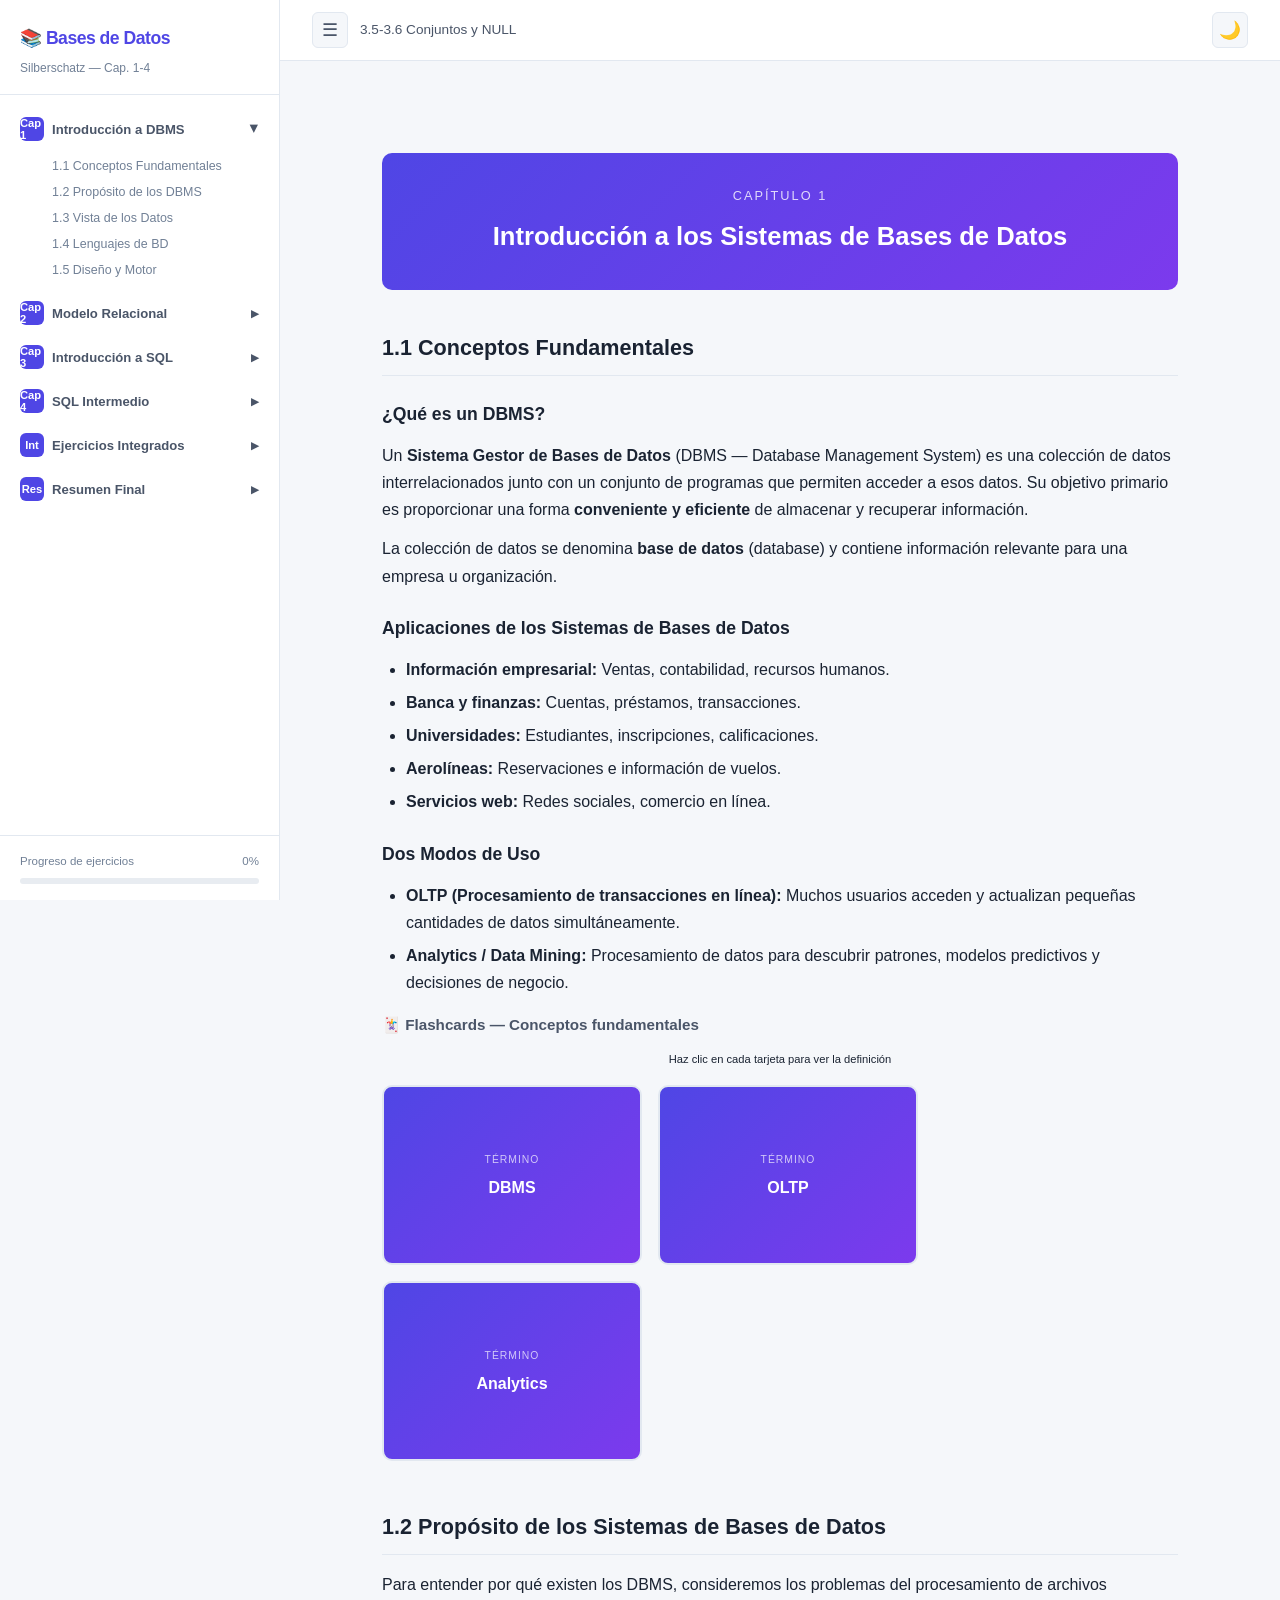
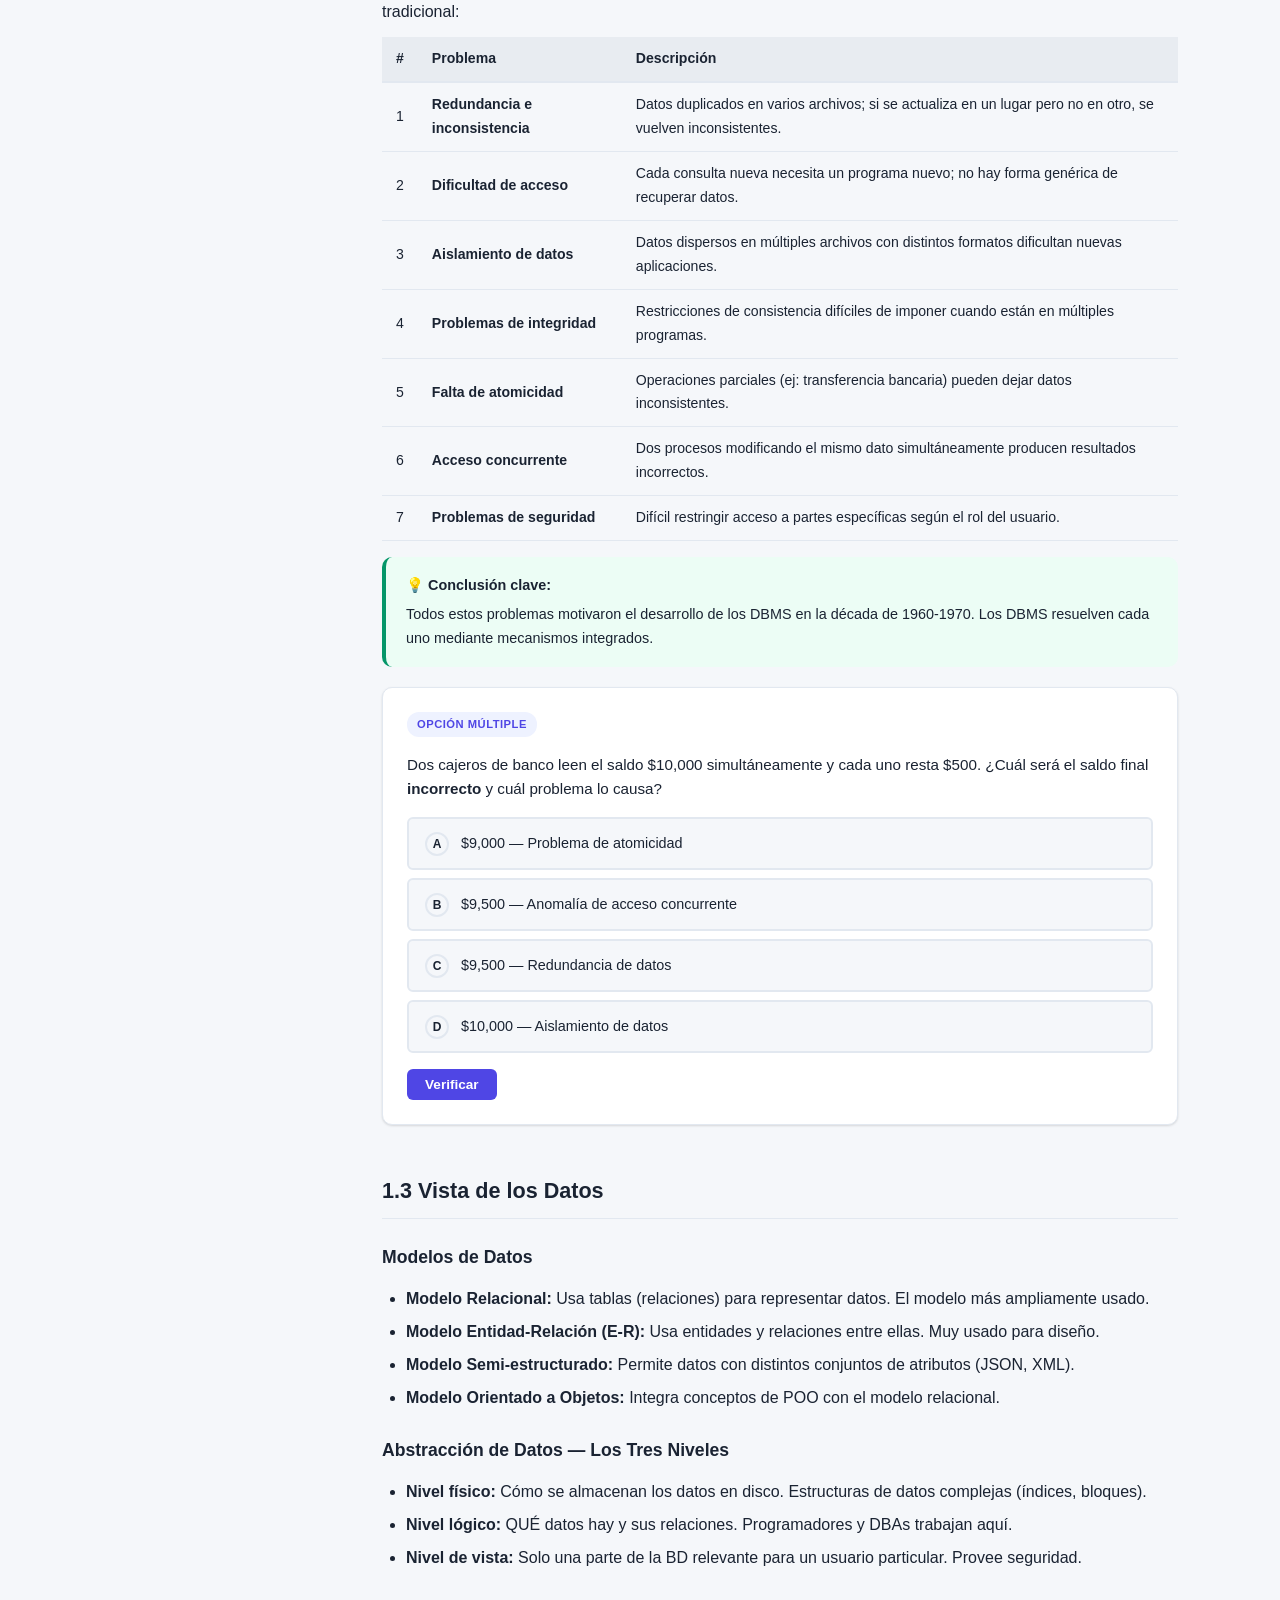
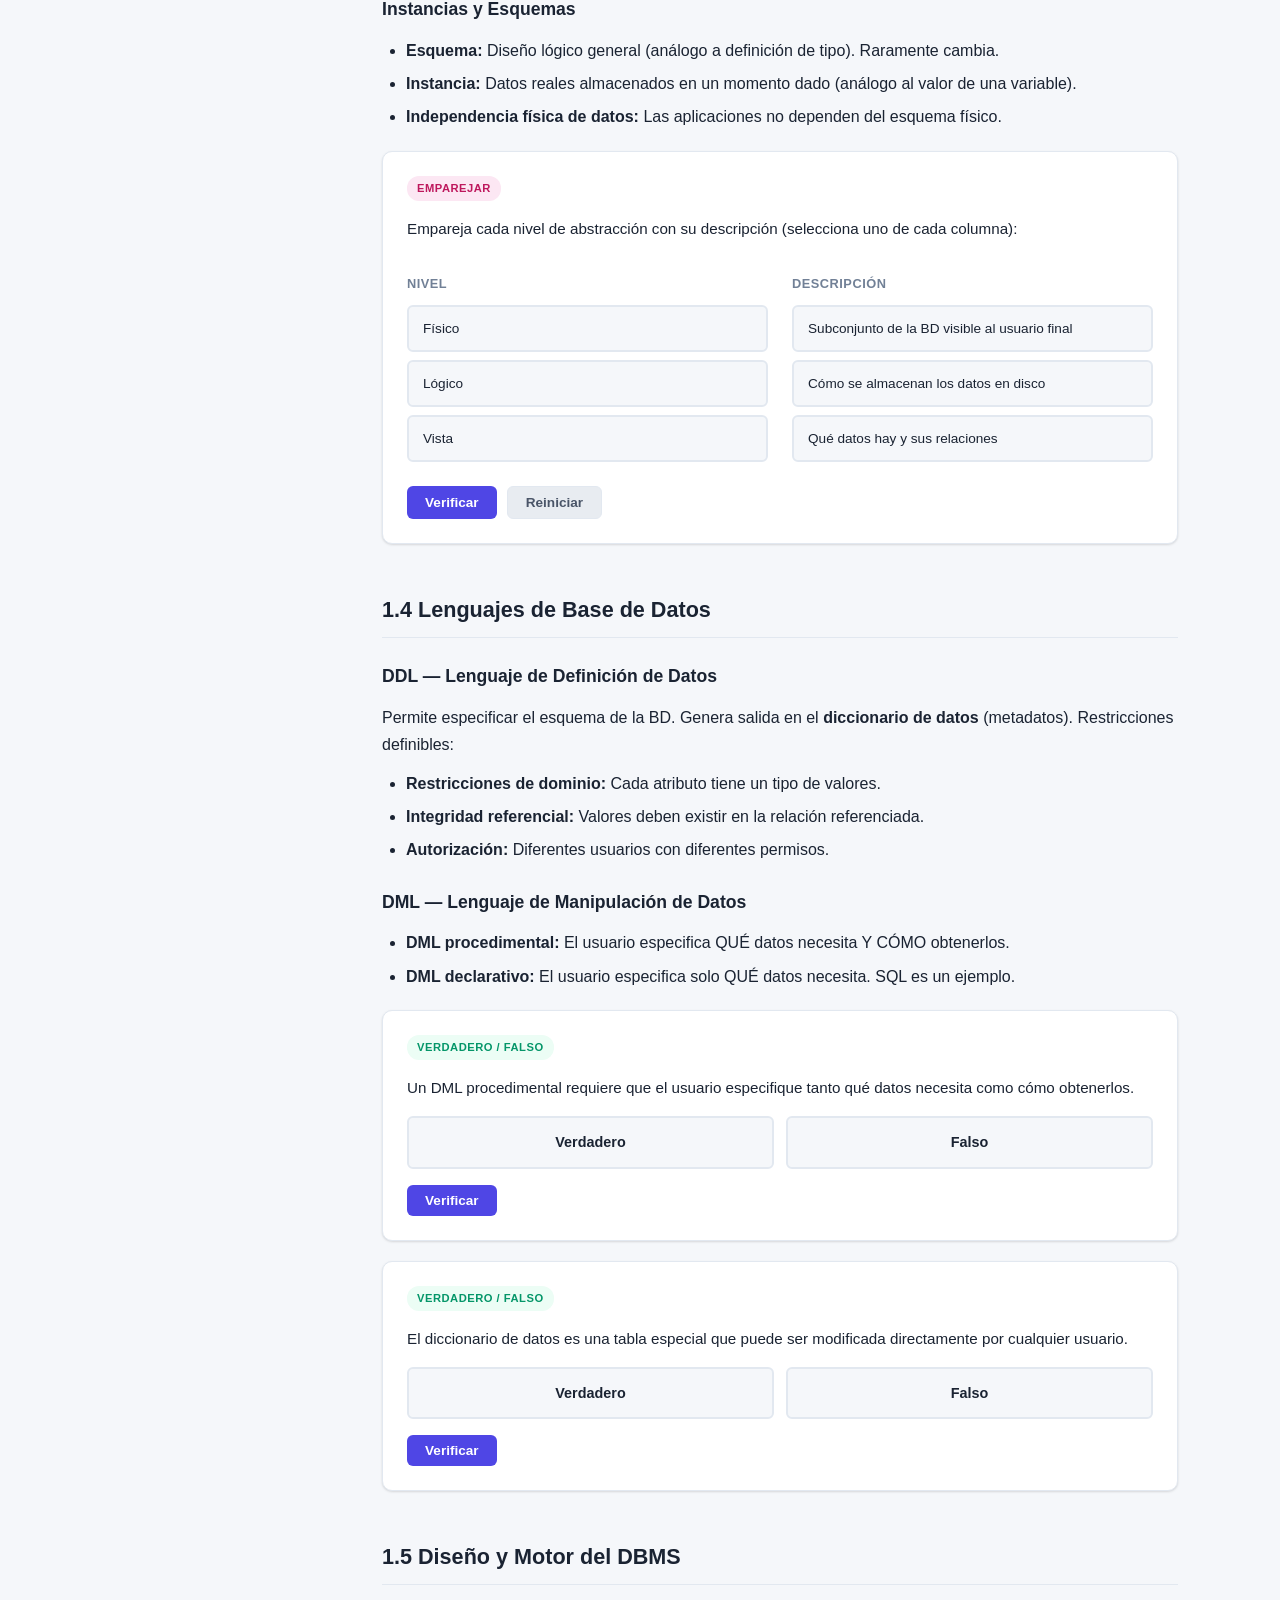
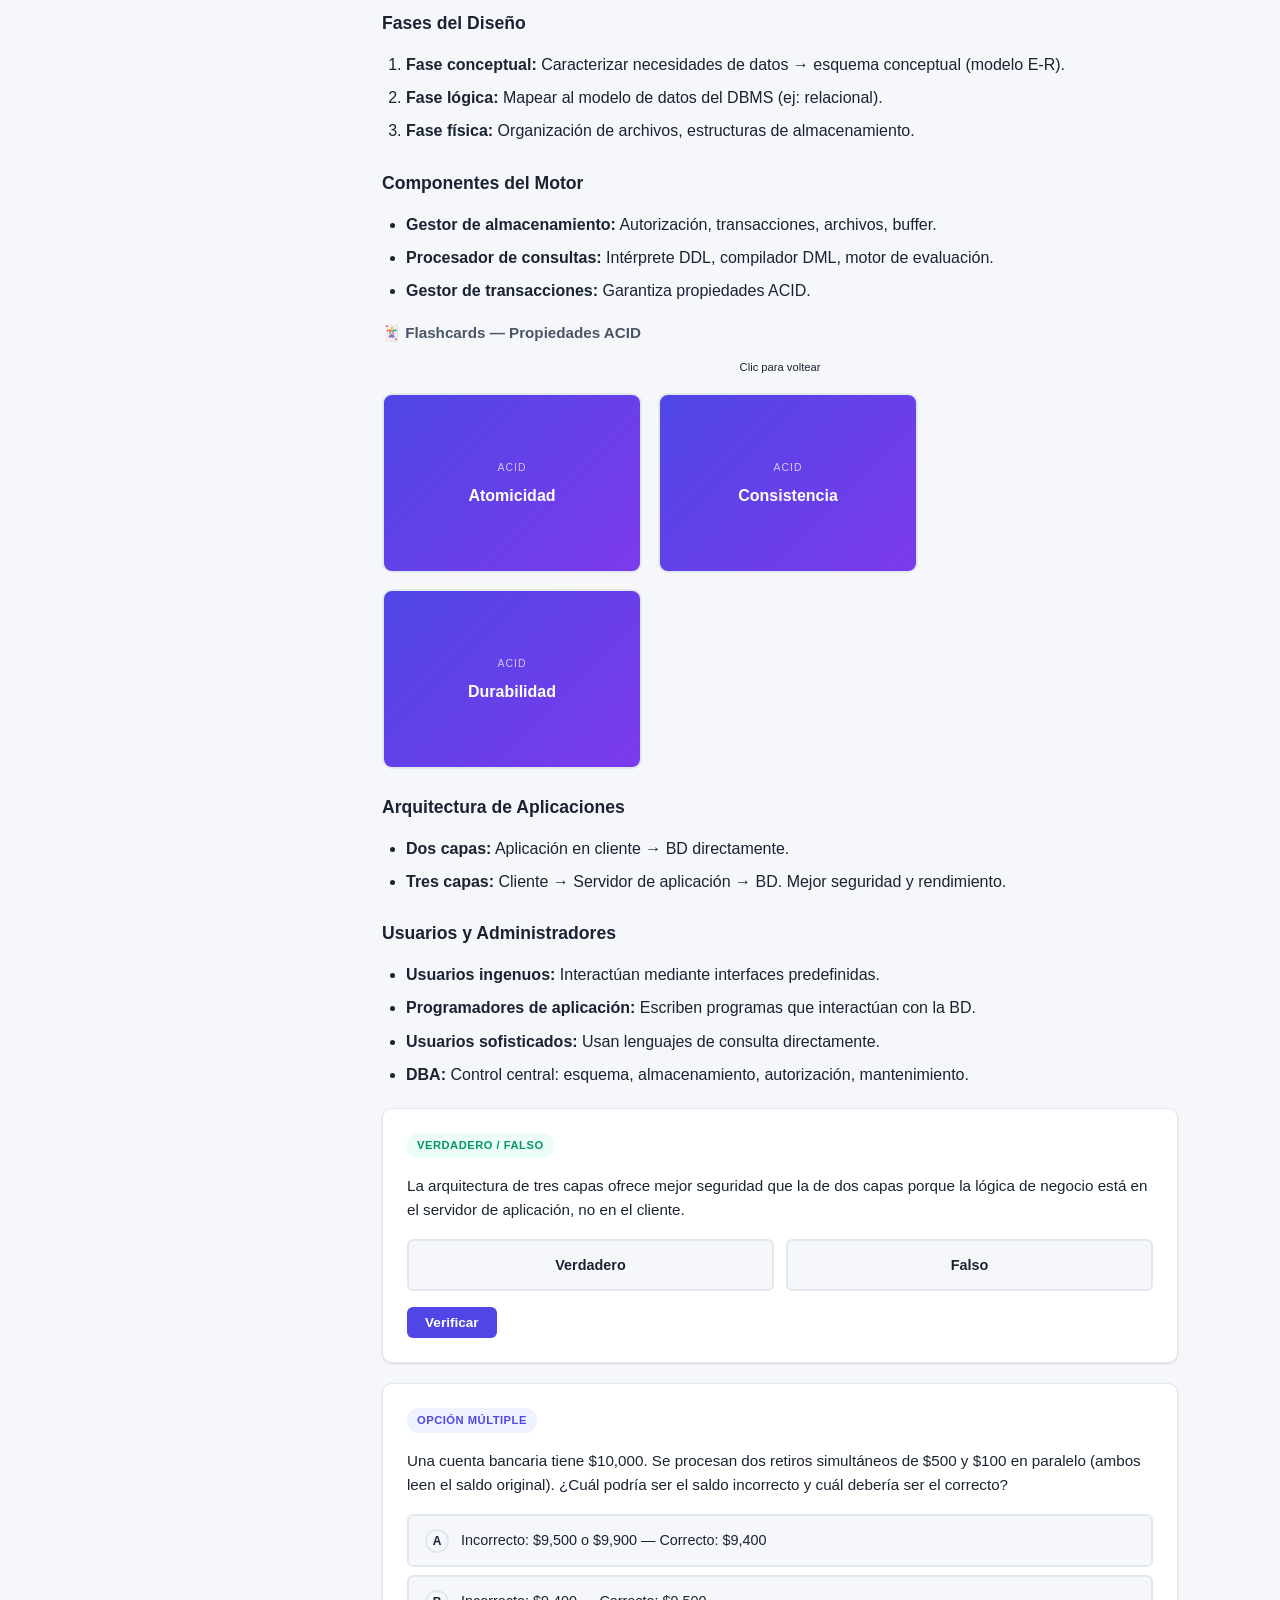
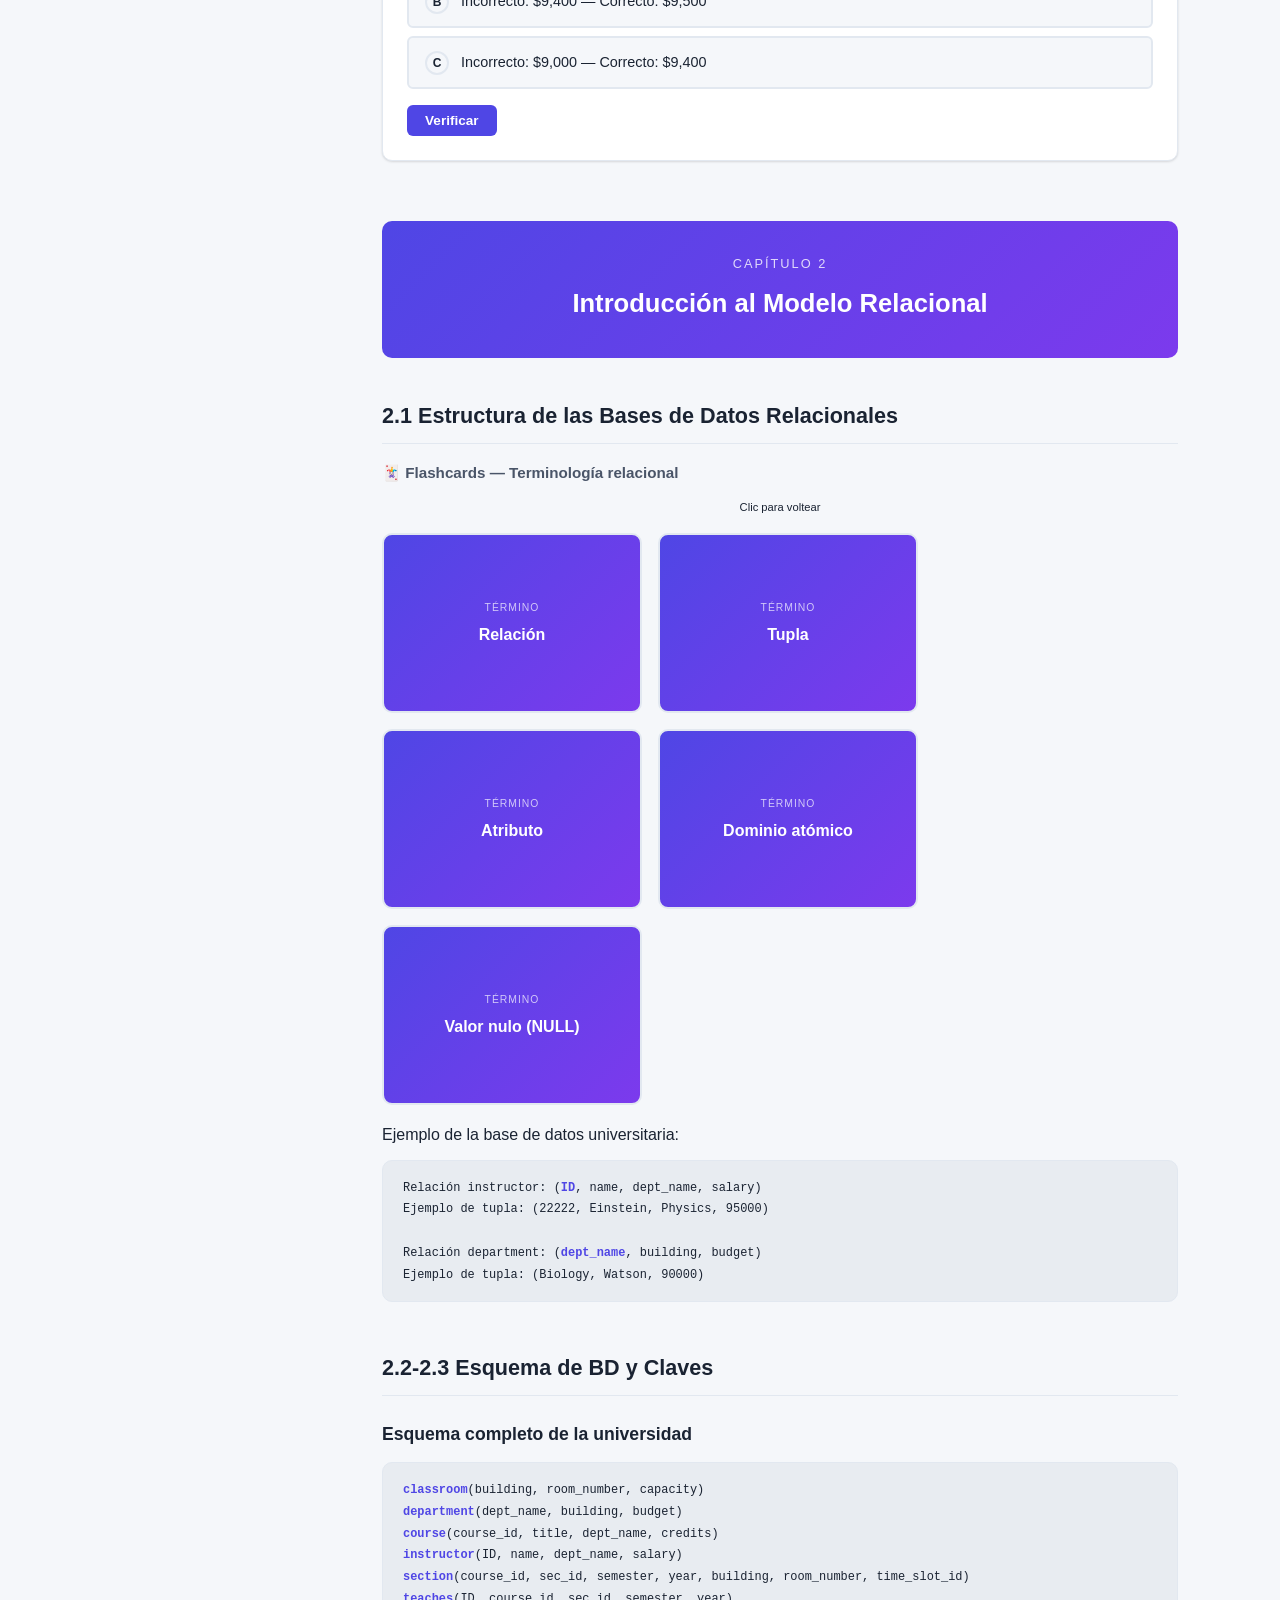
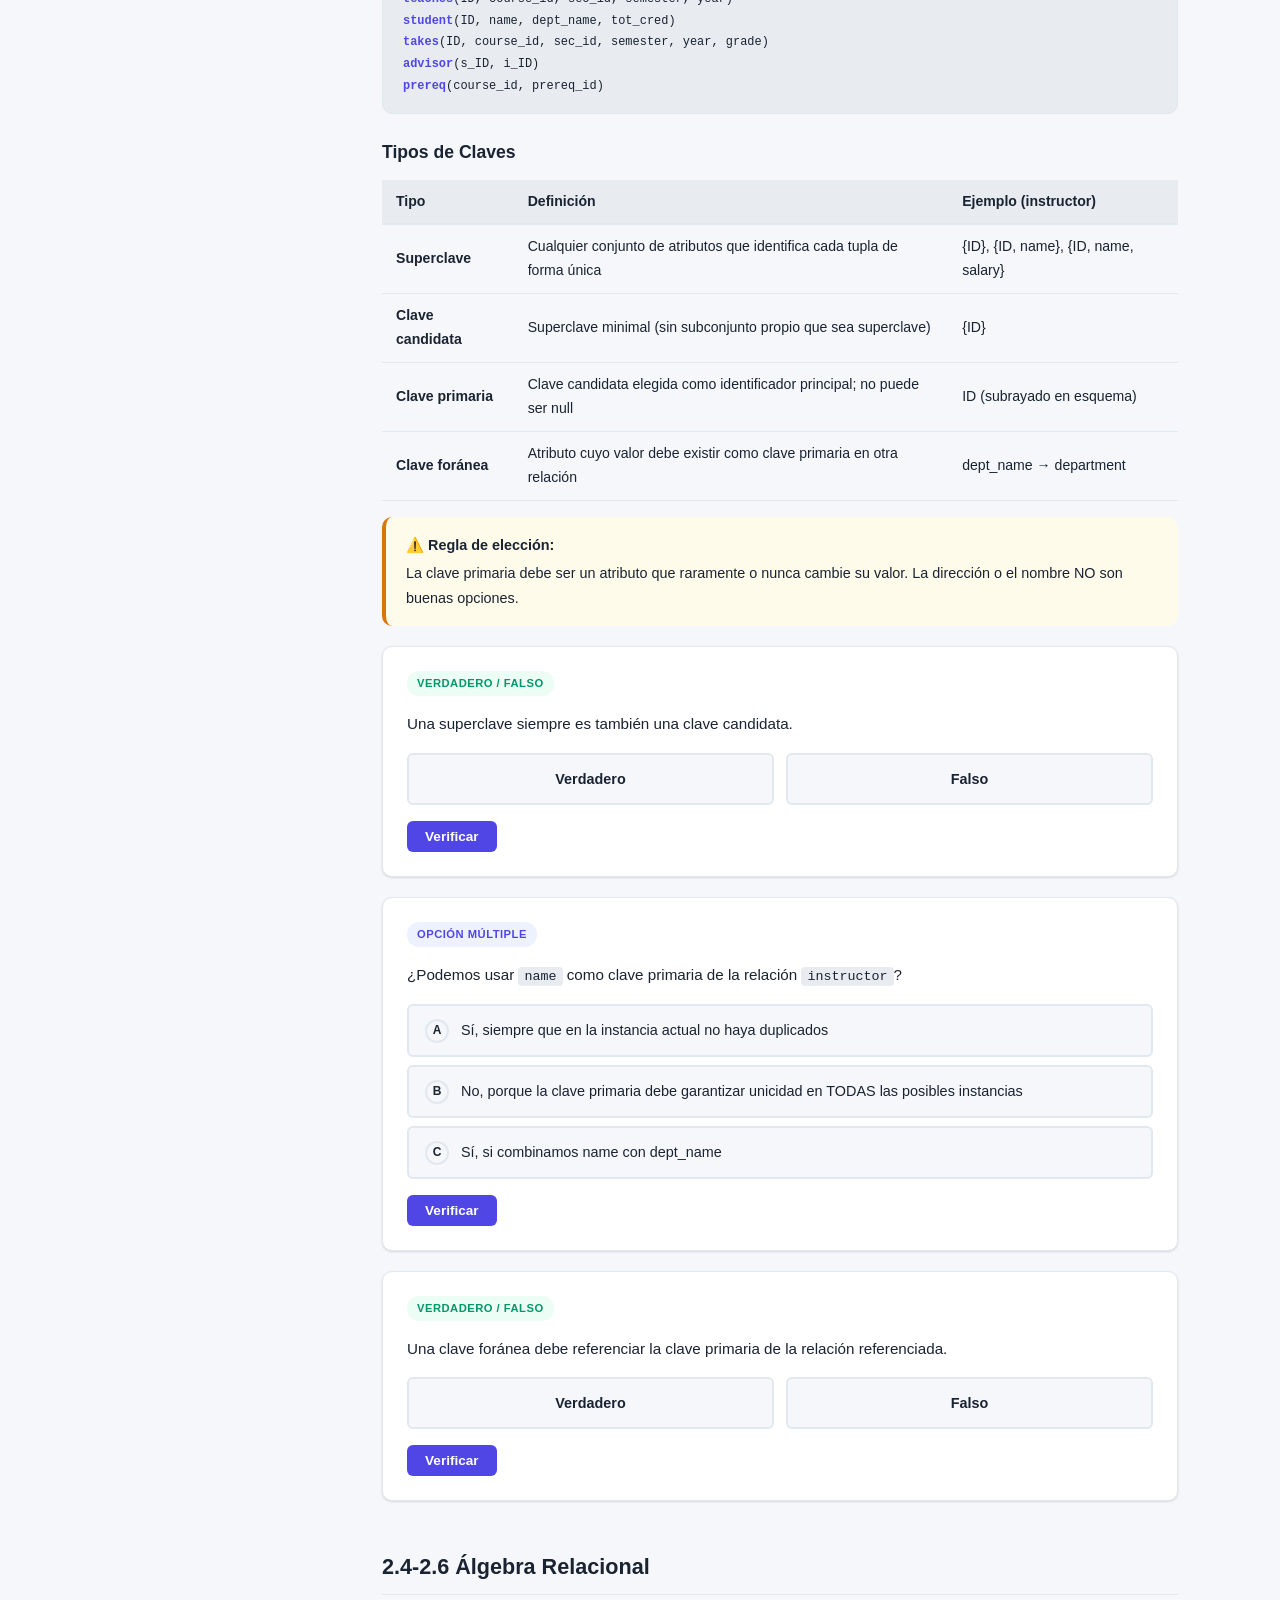
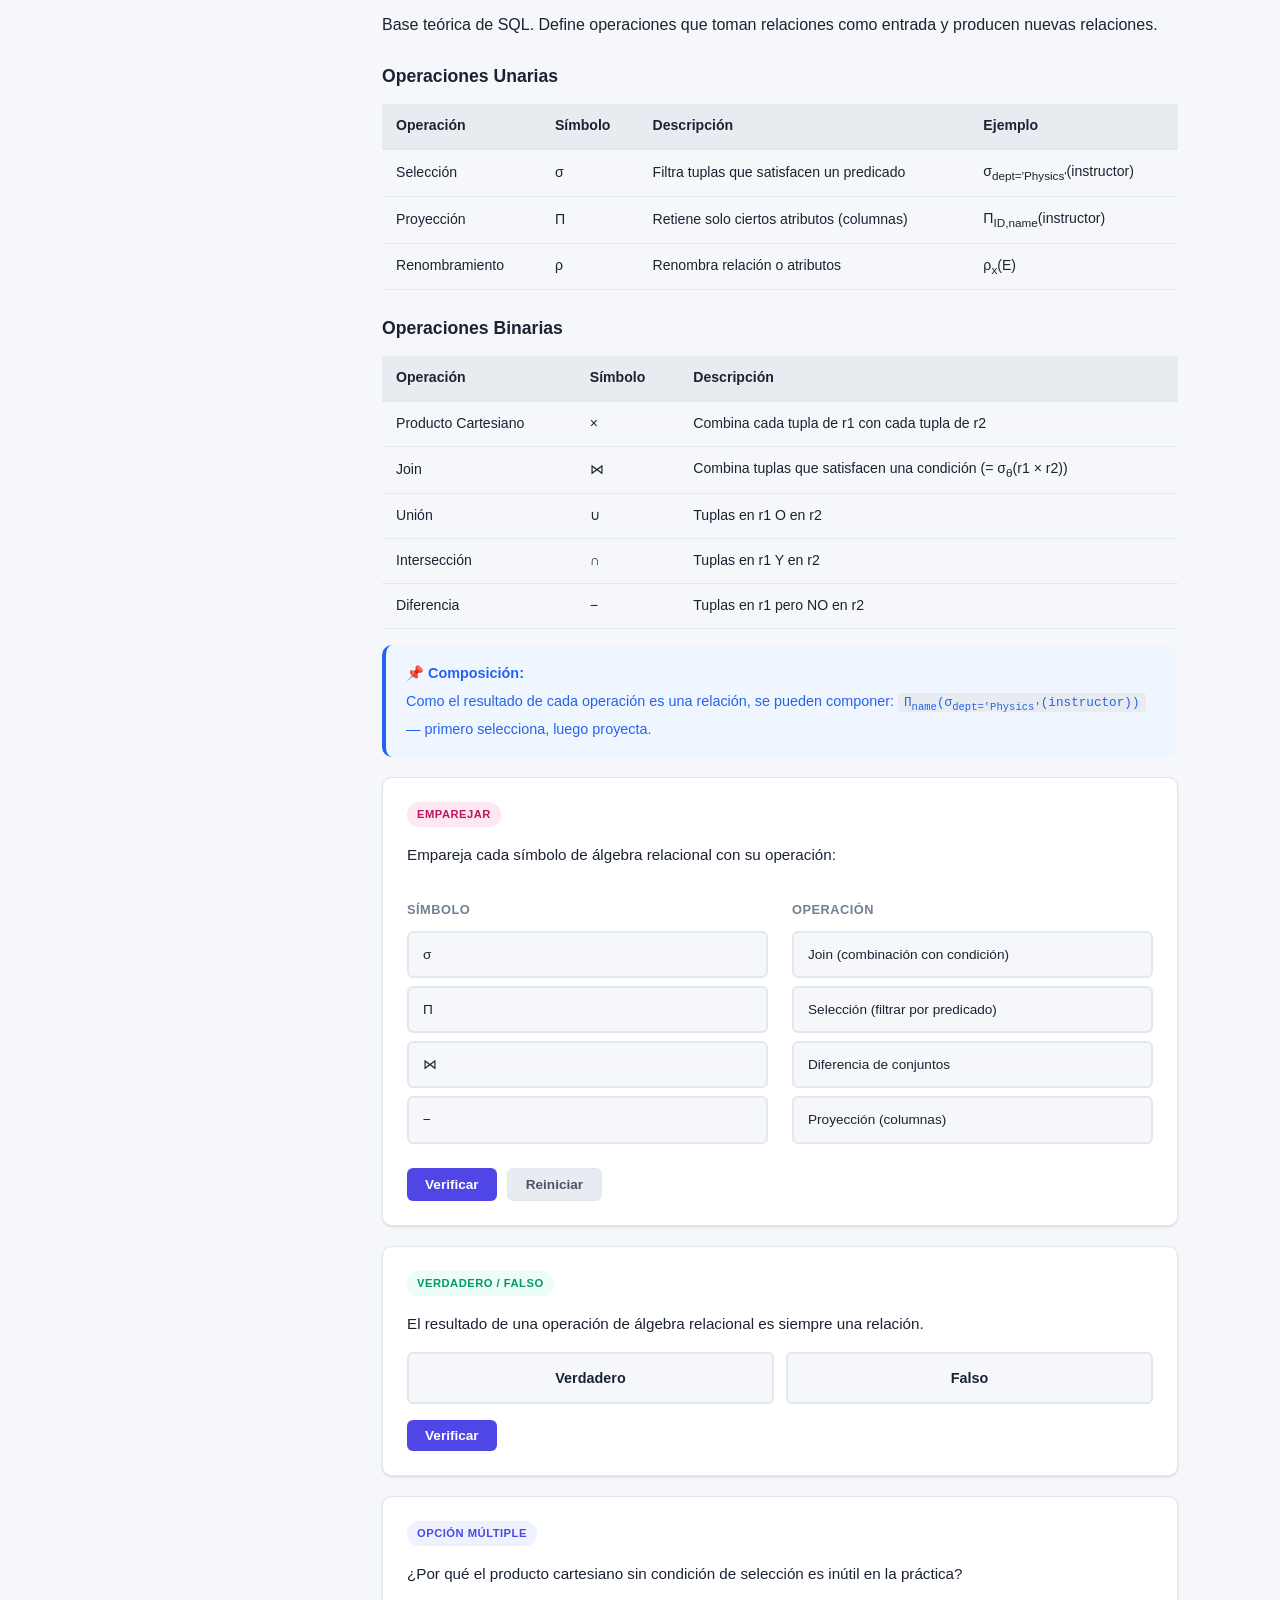
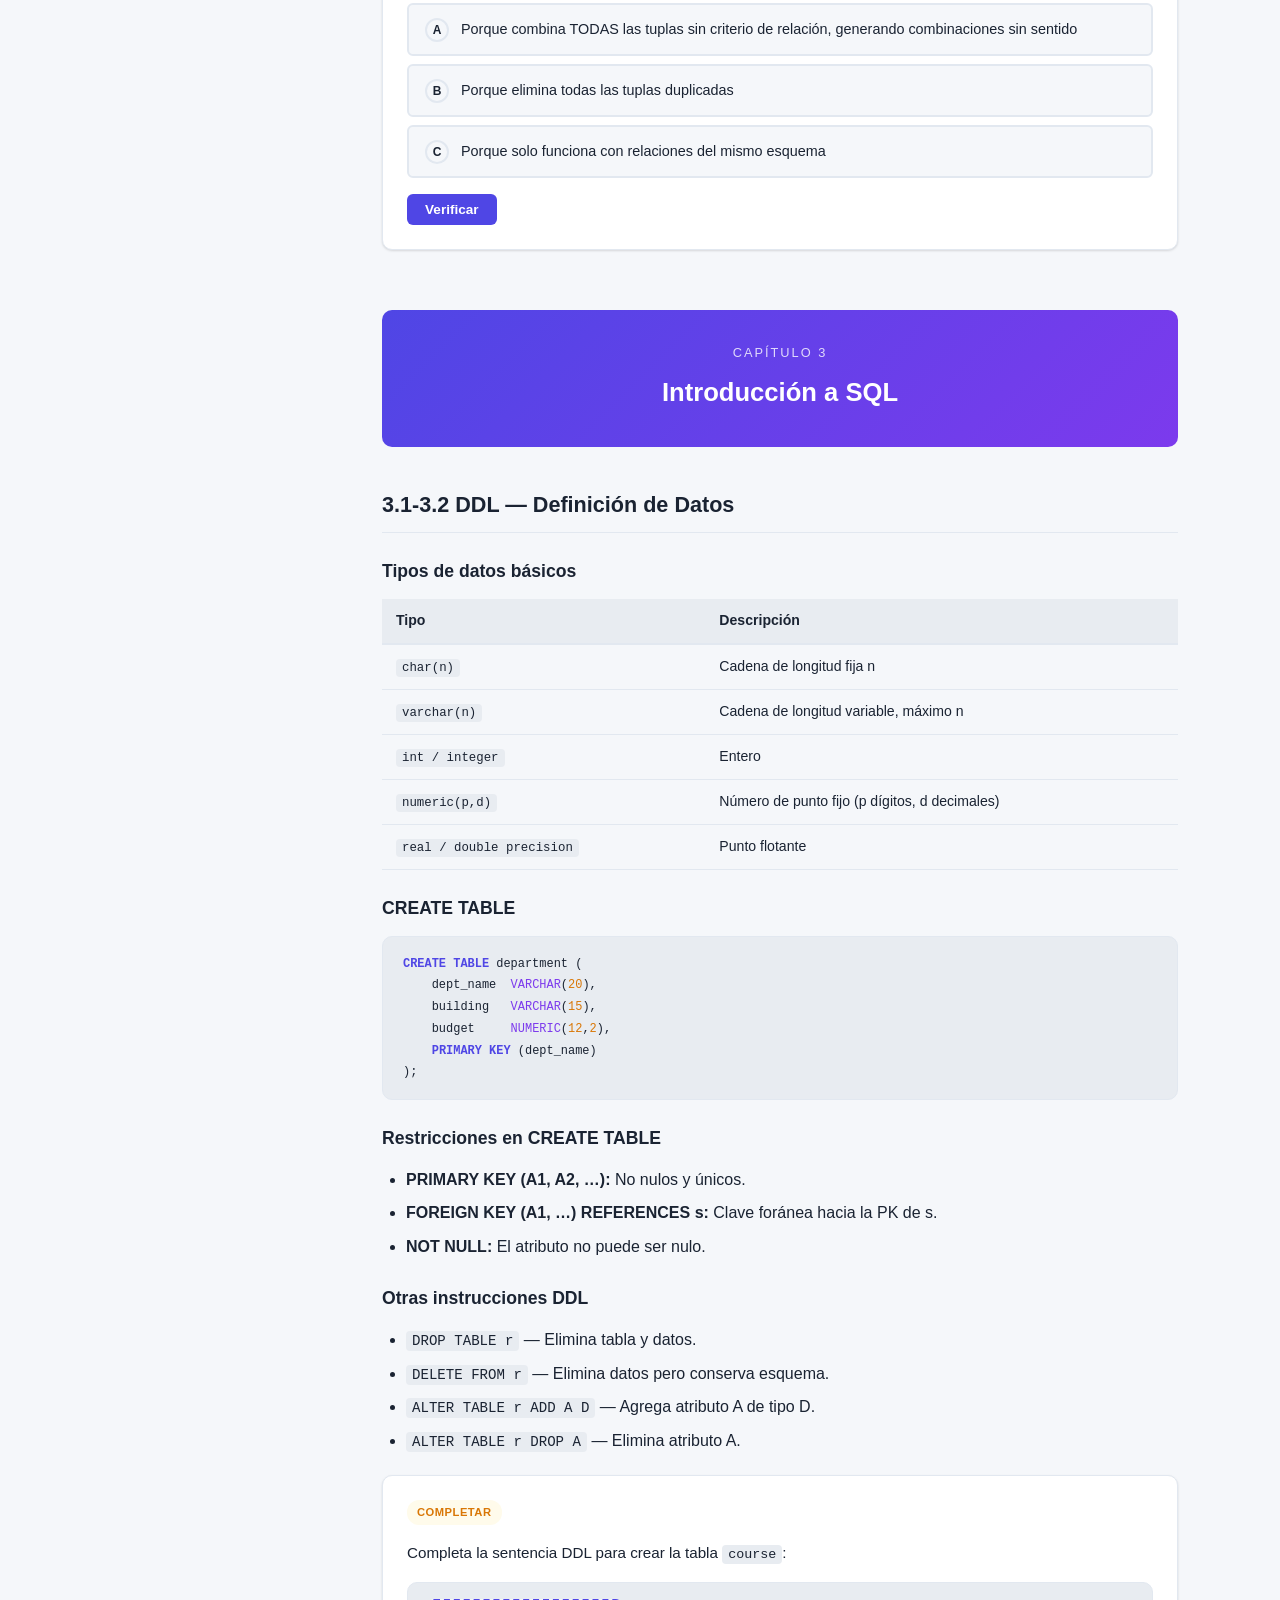
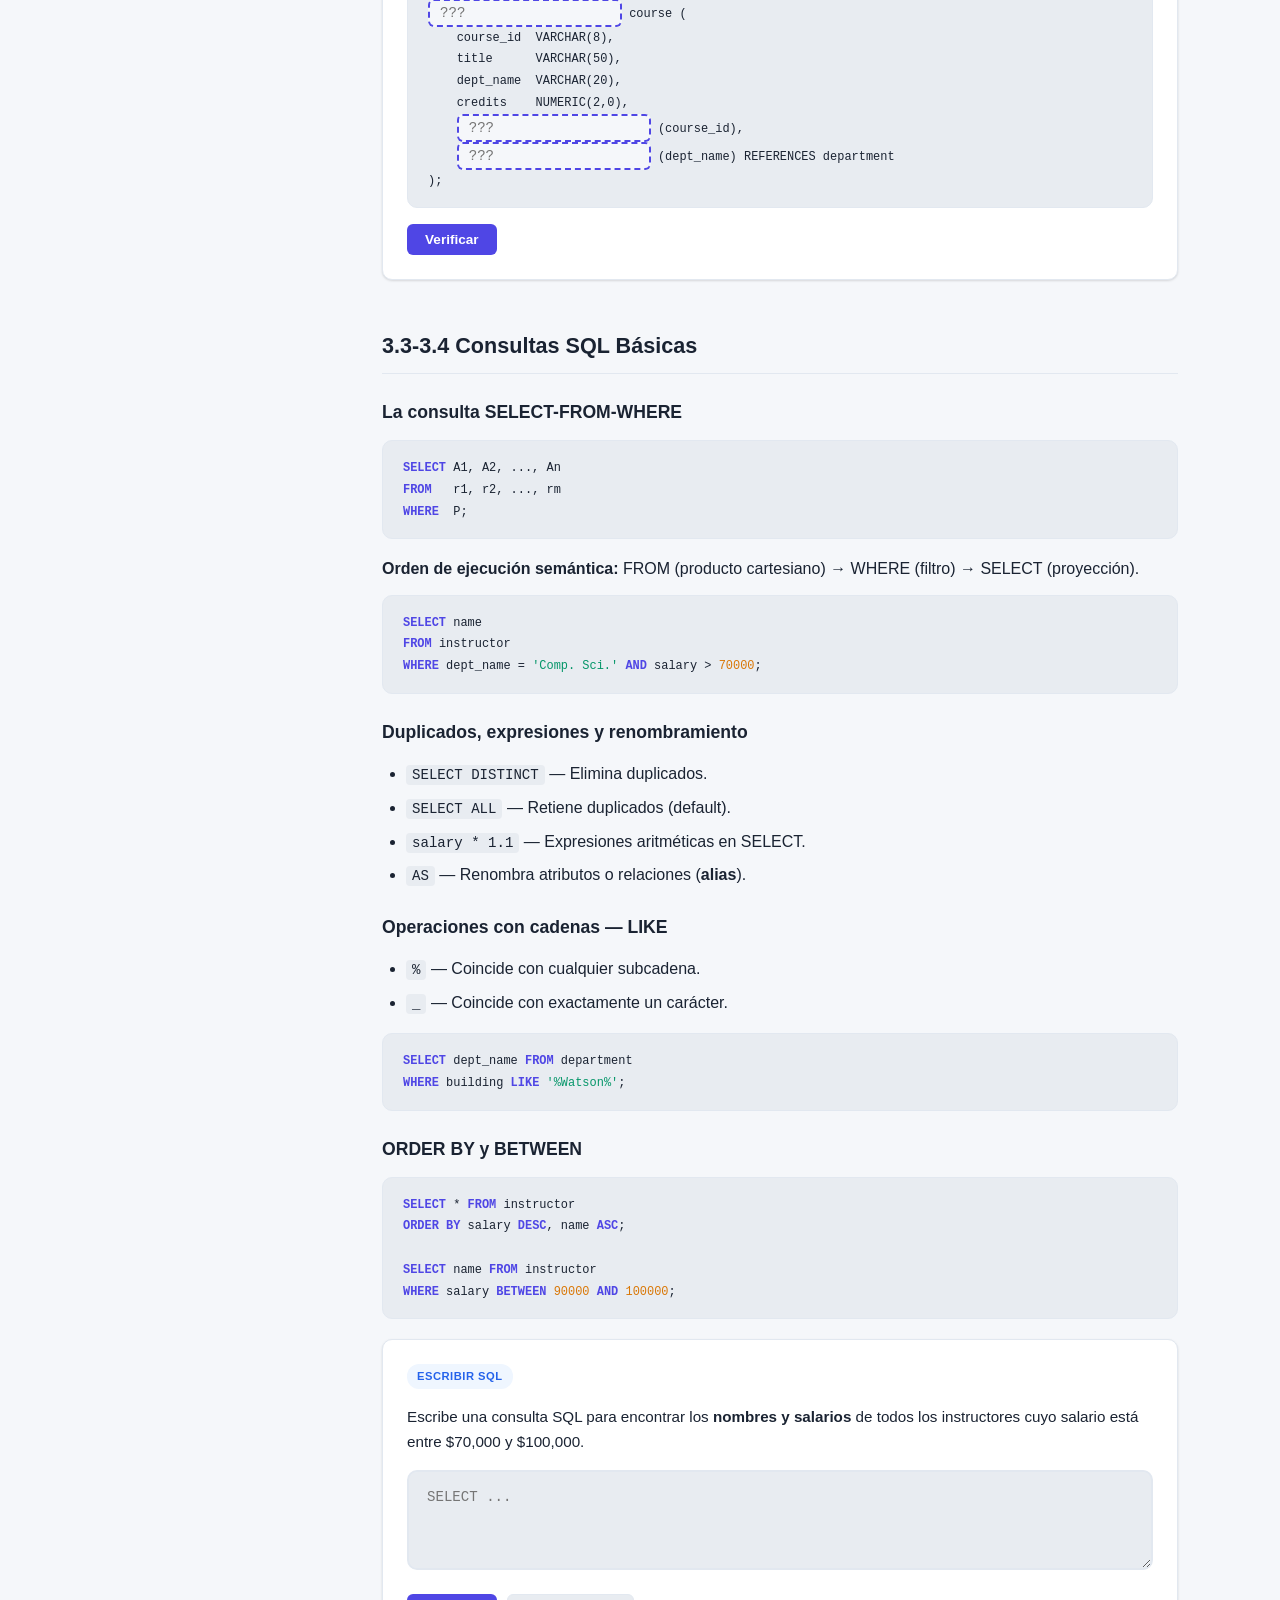
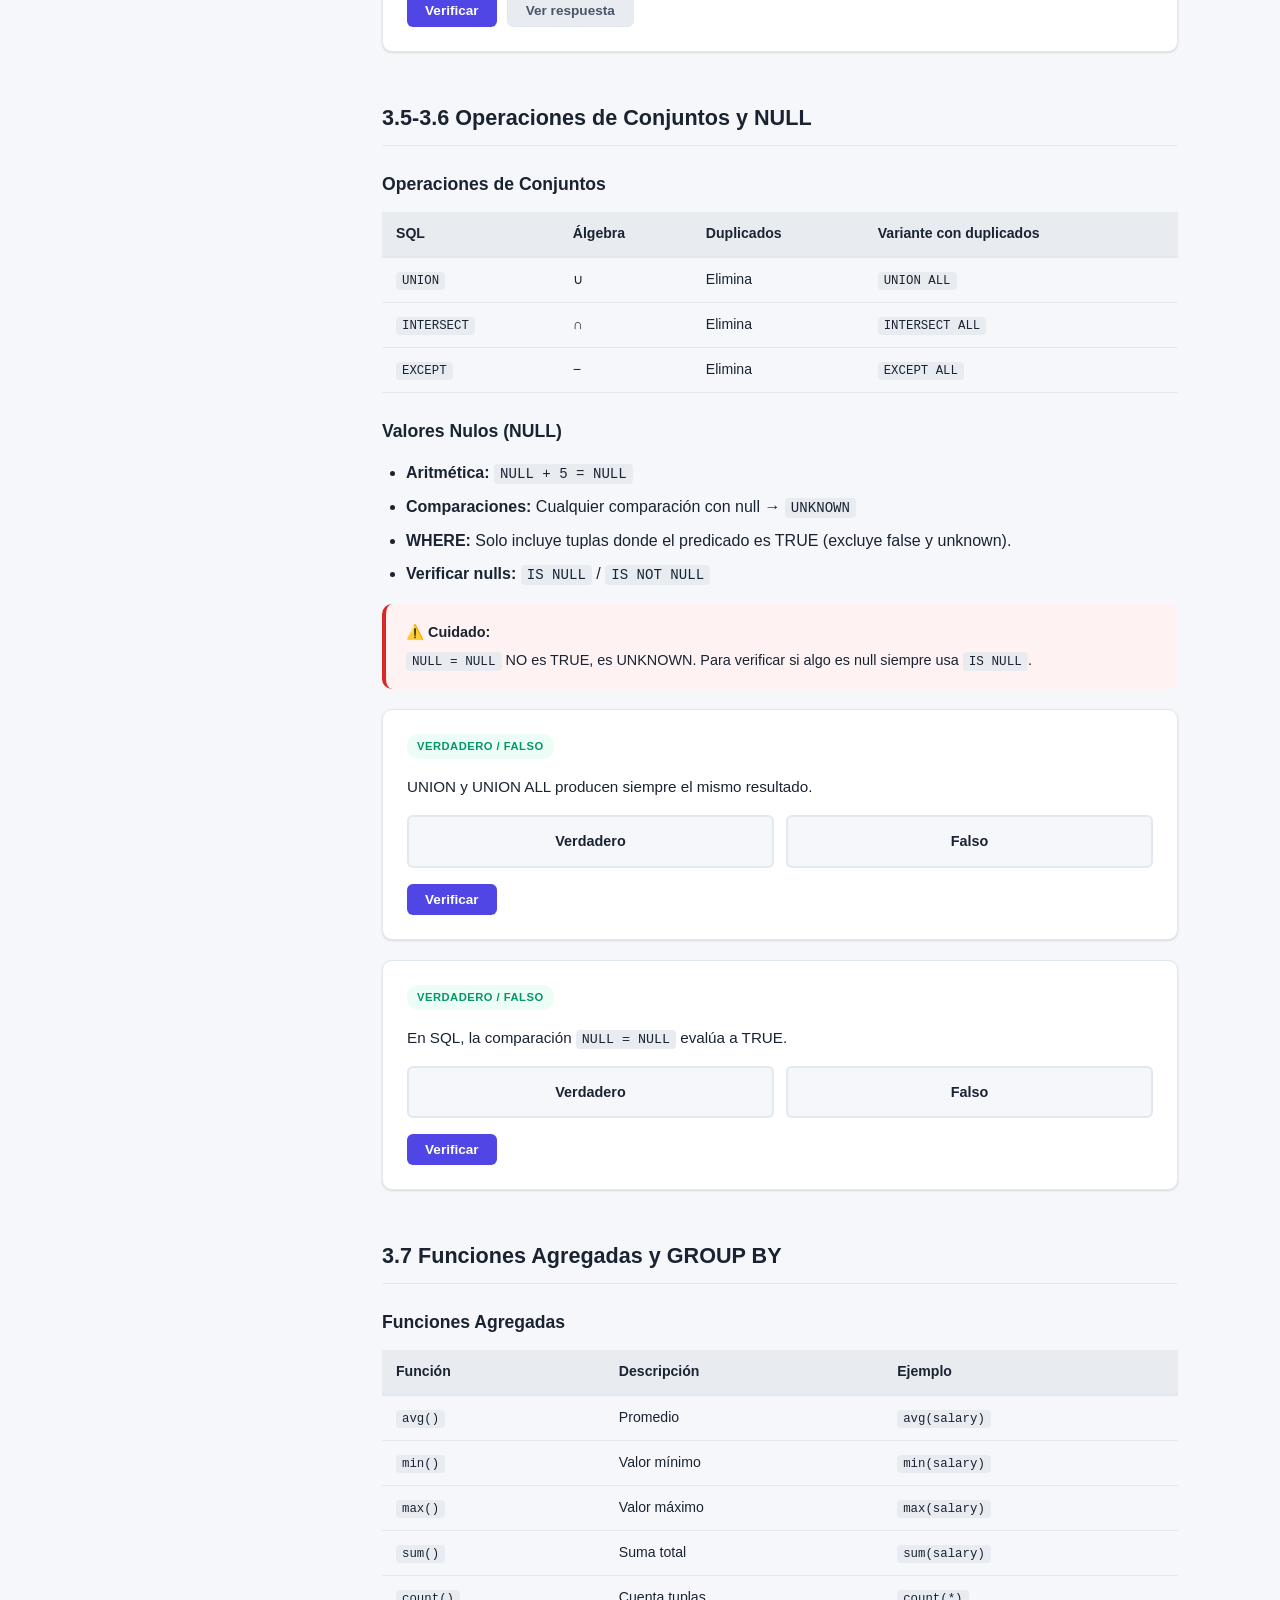
<file: index.html>
<!DOCTYPE html>
<html lang="es">
<head>
<meta charset="UTF-8">
<meta name="viewport" content="width=device-width, initial-scale=1.0">
<title>Bases de Datos — Guía Interactiva de Estudio</title>
<style>
/* ===== RESET & BASE ===== */
*,*::before,*::after{box-sizing:border-box;margin:0;padding:0}
:root{
  --bg:#f5f7fa;--bg2:#ffffff;--bg3:#e8ecf1;
  --text:#1a2332;--text2:#4a5568;--text3:#718096;
  --accent:#4f46e5;--accent2:#7c3aed;--accent-light:#eef2ff;
  --green:#059669;--green-bg:#ecfdf5;
  --red:#dc2626;--red-bg:#fef2f2;
  --orange:#d97706;--orange-bg:#fffbeb;
  --blue:#2563eb;--blue-bg:#eff6ff;
  --border:#e2e8f0;
  --shadow:0 1px 3px rgba(0,0,0,.08),0 1px 2px rgba(0,0,0,.06);
  --shadow-lg:0 10px 15px -3px rgba(0,0,0,.1),0 4px 6px -2px rgba(0,0,0,.05);
  --radius:10px;--radius-sm:6px;
  --font:-apple-system,BlinkMacSystemFont,'Segoe UI',Roboto,sans-serif;
  --mono:'Cascadia Code','Fira Code','JetBrains Mono',Consolas,monospace;
  --sidebar-w:280px;
  --transition:all .25s ease;
}
[data-theme="dark"]{
  --bg:#0f172a;--bg2:#1e293b;--bg3:#334155;
  --text:#e2e8f0;--text2:#94a3b8;--text3:#64748b;
  --accent:#818cf8;--accent2:#a78bfa;--accent-light:#1e1b4b;
  --green:#34d399;--green-bg:#064e3b;
  --red:#f87171;--red-bg:#450a0a;
  --orange:#fbbf24;--orange-bg:#451a03;
  --blue:#60a5fa;--blue-bg:#172554;
  --border:#334155;
  --shadow:0 1px 3px rgba(0,0,0,.3);
  --shadow-lg:0 10px 15px -3px rgba(0,0,0,.4);
}
html{scroll-behavior:smooth;font-size:16px}
body{font-family:var(--font);background:var(--bg);color:var(--text);line-height:1.7;transition:var(--transition)}
a{color:var(--accent);text-decoration:none}
a:hover{text-decoration:underline}
img{max-width:100%}

/* ===== SCROLLBAR ===== */
::-webkit-scrollbar{width:8px}
::-webkit-scrollbar-track{background:var(--bg)}
::-webkit-scrollbar-thumb{background:var(--text3);border-radius:4px}

/* ===== LAYOUT ===== */
.app{display:flex;min-height:100vh}

/* ===== SIDEBAR ===== */
.sidebar{
  position:fixed;top:0;left:0;width:var(--sidebar-w);height:100vh;
  background:var(--bg2);border-right:1px solid var(--border);
  overflow-y:auto;z-index:100;transition:transform .3s ease;
  display:flex;flex-direction:column;
}
.sidebar.closed{transform:translateX(-100%)}
.sidebar-header{padding:24px 20px 16px;border-bottom:1px solid var(--border)}
.sidebar-header h2{font-size:1.1rem;color:var(--accent);font-weight:700;letter-spacing:-.5px}
.sidebar-header p{font-size:.75rem;color:var(--text3);margin-top:4px}
.sidebar-nav{flex:1;padding:12px 0;overflow-y:auto}
.nav-chapter{padding:0}
.nav-chapter-title{
  display:flex;align-items:center;gap:8px;
  padding:10px 20px;font-size:.82rem;font-weight:700;
  color:var(--text2);cursor:pointer;transition:var(--transition);
  border:none;background:none;width:100%;text-align:left;
}
.nav-chapter-title:hover{color:var(--accent);background:var(--accent-light)}
.nav-chapter-title .ch-num{
  display:inline-flex;align-items:center;justify-content:center;
  width:24px;height:24px;border-radius:6px;
  background:var(--accent);color:#fff;font-size:.7rem;font-weight:800;flex-shrink:0;
}
.nav-sections{display:none;padding:2px 0 8px}
.nav-chapter.open .nav-sections{display:block}
.nav-chapter-title .arrow{margin-left:auto;font-size:.65rem;transition:transform .2s}
.nav-chapter.open .nav-chapter-title .arrow{transform:rotate(90deg)}
.nav-link{
  display:block;padding:6px 20px 6px 52px;font-size:.78rem;
  color:var(--text3);transition:var(--transition);cursor:pointer;
  border:none;background:none;width:100%;text-align:left;
}
.nav-link:hover,.nav-link.active{color:var(--accent);background:var(--accent-light)}

/* Progress */
.sidebar-progress{padding:16px 20px;border-top:1px solid var(--border)}
.progress-label{font-size:.72rem;color:var(--text3);margin-bottom:6px;display:flex;justify-content:space-between}
.progress-bar{height:6px;background:var(--bg3);border-radius:3px;overflow:hidden}
.progress-fill{height:100%;background:linear-gradient(90deg,var(--accent),var(--accent2));border-radius:3px;transition:width .5s ease;width:0%}

/* ===== MAIN ===== */
.main{flex:1;margin-left:var(--sidebar-w);transition:margin .3s ease}
.sidebar.closed+.main{margin-left:0}

/* Top bar */
.topbar{
  position:sticky;top:0;z-index:50;
  display:flex;align-items:center;gap:12px;
  padding:12px 32px;background:var(--bg2);
  border-bottom:1px solid var(--border);
  backdrop-filter:blur(12px);
}
.btn-icon{
  display:inline-flex;align-items:center;justify-content:center;
  width:36px;height:36px;border-radius:var(--radius-sm);
  border:1px solid var(--border);background:var(--bg);
  color:var(--text2);cursor:pointer;transition:var(--transition);font-size:1.1rem;
}
.btn-icon:hover{background:var(--accent-light);color:var(--accent);border-color:var(--accent)}
.topbar-title{font-size:.85rem;color:var(--text2);flex:1}

/* Content */
.content{max-width:860px;margin:0 auto;padding:32px 32px 80px}

/* ===== TYPOGRAPHY ===== */
.chapter-header{margin-bottom:40px;padding-bottom:24px;border-bottom:2px solid var(--border)}
.chapter-header .ch-label{
  display:inline-block;padding:4px 14px;border-radius:20px;
  background:var(--accent);color:#fff;font-size:.75rem;font-weight:700;
  letter-spacing:.5px;text-transform:uppercase;margin-bottom:12px;
}
.chapter-header h1{font-size:1.8rem;font-weight:800;letter-spacing:-.5px;line-height:1.3;margin-bottom:8px}
.chapter-header p{color:var(--text2);font-size:.95rem}

.section{margin-bottom:48px;scroll-margin-top:80px}
.section h2{font-size:1.35rem;font-weight:700;margin-bottom:16px;color:var(--text);padding-bottom:8px;border-bottom:1px solid var(--border)}
.section h3{font-size:1.1rem;font-weight:600;margin:24px 0 12px;color:var(--text)}
.section h4{font-size:.95rem;font-weight:600;margin:16px 0 8px;color:var(--text2)}
.section p{margin-bottom:12px;color:var(--text)}
.section ul,.section ol{margin:8px 0 16px 24px}
.section li{margin-bottom:6px;color:var(--text)}
.section li strong{color:var(--text)}

/* Callouts */
.callout{
  padding:16px 20px;border-radius:var(--radius);margin:16px 0;
  border-left:4px solid;font-size:.9rem;
}
.callout.info{background:var(--blue-bg);border-color:var(--blue);color:var(--blue)}
.callout.tip{background:var(--green-bg);border-color:var(--green)}
.callout.warning{background:var(--orange-bg);border-color:var(--orange)}
.callout.danger{background:var(--red-bg);border-color:var(--red)}
.callout strong{display:block;margin-bottom:4px}

/* Code */
pre{
  background:var(--bg3);border:1px solid var(--border);border-radius:var(--radius);
  padding:16px 20px;overflow-x:auto;margin:12px 0 16px;font-size:.85rem;line-height:1.6;
  font-family:var(--mono);color:var(--text);
}
code{font-family:var(--mono);font-size:.88em;background:var(--bg3);padding:2px 6px;border-radius:4px}
pre code{background:none;padding:0}
.kw{color:var(--accent);font-weight:600}
.fn{color:var(--accent2)}
.str{color:var(--green)}
.cm{color:var(--text3);font-style:italic}
.num{color:var(--orange)}

/* Tables */
.table-wrap{overflow-x:auto;margin:12px 0 16px}
table{width:100%;border-collapse:collapse;font-size:.88rem}
th{background:var(--bg3);font-weight:600;text-align:left;padding:10px 14px;border-bottom:2px solid var(--border)}
td{padding:10px 14px;border-bottom:1px solid var(--border)}
tr:hover td{background:var(--accent-light)}

/* ===== INTERACTIVE COMPONENTS ===== */

/* Quiz */
.quiz-card{
  background:var(--bg2);border:1px solid var(--border);border-radius:var(--radius);
  padding:24px;margin:20px 0;box-shadow:var(--shadow);
}
.quiz-card .q-header{display:flex;align-items:center;gap:10px;margin-bottom:16px}
.quiz-card .q-badge{
  padding:3px 10px;border-radius:12px;font-size:.7rem;font-weight:700;
  text-transform:uppercase;letter-spacing:.5px;
}
.q-badge.mc{background:var(--accent-light);color:var(--accent)}
.q-badge.tf{background:var(--green-bg);color:var(--green)}
.q-badge.fill{background:var(--orange-bg);color:var(--orange)}
.q-badge.code{background:var(--blue-bg);color:var(--blue)}
.q-badge.match{background:#fce7f3;color:#be185d}
.quiz-card .q-text{font-size:.95rem;font-weight:500;margin-bottom:16px;line-height:1.6}
.quiz-options{display:flex;flex-direction:column;gap:8px}
.quiz-opt{
  display:flex;align-items:flex-start;gap:12px;
  padding:12px 16px;border:2px solid var(--border);border-radius:var(--radius-sm);
  cursor:pointer;transition:var(--transition);font-size:.9rem;background:var(--bg);
}
.quiz-opt:hover{border-color:var(--accent);background:var(--accent-light)}
.quiz-opt.selected{border-color:var(--accent);background:var(--accent-light)}
.quiz-opt.correct{border-color:var(--green);background:var(--green-bg)}
.quiz-opt.incorrect{border-color:var(--red);background:var(--red-bg)}
.quiz-opt .opt-marker{
  width:24px;height:24px;border-radius:50%;border:2px solid var(--border);
  display:flex;align-items:center;justify-content:center;flex-shrink:0;
  font-size:.75rem;font-weight:700;transition:var(--transition);margin-top:1px;
}
.quiz-opt.selected .opt-marker{border-color:var(--accent);background:var(--accent);color:#fff}
.quiz-opt.correct .opt-marker{border-color:var(--green);background:var(--green);color:#fff}
.quiz-opt.incorrect .opt-marker{border-color:var(--red);background:var(--red);color:#fff}
.quiz-feedback{
  margin-top:16px;padding:14px 18px;border-radius:var(--radius-sm);
  font-size:.88rem;display:none;line-height:1.6;
}
.quiz-feedback.show{display:block}
.quiz-feedback.correct{background:var(--green-bg);color:var(--green);border:1px solid var(--green)}
.quiz-feedback.incorrect{background:var(--red-bg);color:var(--red);border:1px solid var(--red)}
.quiz-actions{margin-top:16px;display:flex;gap:10px;flex-wrap:wrap}

/* Buttons */
.btn{
  display:inline-flex;align-items:center;gap:6px;
  padding:8px 18px;border-radius:var(--radius-sm);font-size:.85rem;font-weight:600;
  border:none;cursor:pointer;transition:var(--transition);
}
.btn-primary{background:var(--accent);color:#fff}
.btn-primary:hover{background:var(--accent2)}
.btn-secondary{background:var(--bg3);color:var(--text2);border:1px solid var(--border)}
.btn-secondary:hover{background:var(--accent-light);color:var(--accent)}
.btn:disabled{opacity:.5;cursor:not-allowed}

/* Fill in blanks */
.fill-input{
  display:inline-block;min-width:140px;padding:4px 10px;
  border:2px dashed var(--accent);border-radius:var(--radius-sm);
  font-family:var(--mono);font-size:.88rem;background:var(--bg);
  color:var(--text);outline:none;transition:var(--transition);
}
.fill-input:focus{border-style:solid;box-shadow:0 0 0 3px rgba(79,70,229,.15)}
.fill-input.correct{border-color:var(--green);border-style:solid;background:var(--green-bg)}
.fill-input.incorrect{border-color:var(--red);border-style:solid;background:var(--red-bg)}

/* Flashcards */
.flashcard-container{display:flex;gap:16px;flex-wrap:wrap;margin:16px 0}
.flashcard{
  width:260px;height:180px;perspective:800px;cursor:pointer;flex-shrink:0;
}
.flashcard-inner{
  position:relative;width:100%;height:100%;transition:transform .6s;transform-style:preserve-3d;
}
.flashcard.flipped .flashcard-inner{transform:rotateY(180deg)}
.flashcard-front,.flashcard-back{
  position:absolute;width:100%;height:100%;backface-visibility:hidden;
  border-radius:var(--radius);padding:20px;display:flex;flex-direction:column;
  align-items:center;justify-content:center;text-align:center;
  border:2px solid var(--border);
}
.flashcard-front{background:linear-gradient(135deg,var(--accent),var(--accent2));color:#fff}
.flashcard-front .fc-label{font-size:.65rem;text-transform:uppercase;letter-spacing:1px;opacity:.7;margin-bottom:8px}
.flashcard-front .fc-term{font-size:1rem;font-weight:700;line-height:1.4}
.flashcard-back{background:var(--bg2);transform:rotateY(180deg);font-size:.85rem;line-height:1.5;color:var(--text)}
.flashcard-hint{font-size:.7rem;color:var(--text3);margin-top:12px;text-align:center}

/* Matching */
.match-exercise{margin:16px 0}
.match-cols{display:flex;gap:24px;flex-wrap:wrap}
.match-col{flex:1;min-width:200px}
.match-col h4{font-size:.8rem;text-transform:uppercase;letter-spacing:.5px;color:var(--text3);margin-bottom:10px}
.match-item{
  padding:10px 14px;margin-bottom:8px;border-radius:var(--radius-sm);
  border:2px solid var(--border);font-size:.85rem;cursor:pointer;
  transition:var(--transition);background:var(--bg);user-select:none;
}
.match-item:hover{border-color:var(--accent)}
.match-item.selected{border-color:var(--accent);background:var(--accent-light);font-weight:600}
.match-item.matched{border-color:var(--green);background:var(--green-bg)}
.match-item.wrong{border-color:var(--red);background:var(--red-bg)}

/* Code exercise */
.code-exercise{margin:16px 0}
.code-editor{
  width:100%;min-height:100px;padding:14px 18px;
  font-family:var(--mono);font-size:.88rem;line-height:1.6;
  background:var(--bg3);border:2px solid var(--border);border-radius:var(--radius);
  color:var(--text);resize:vertical;outline:none;transition:var(--transition);
}
.code-editor:focus{border-color:var(--accent);box-shadow:0 0 0 3px rgba(79,70,229,.12)}

/* TF exercise */
.tf-options{display:flex;gap:12px;margin-bottom:12px}
.tf-btn{
  flex:1;padding:12px;text-align:center;border:2px solid var(--border);
  border-radius:var(--radius-sm);cursor:pointer;font-weight:600;font-size:.9rem;
  transition:var(--transition);background:var(--bg);color:var(--text);
}
.tf-btn:hover{border-color:var(--accent)}
.tf-btn.selected{border-color:var(--accent);background:var(--accent-light)}
.tf-btn.correct-answer{border-color:var(--green);background:var(--green-bg);color:var(--green)}
.tf-btn.wrong-answer{border-color:var(--red);background:var(--red-bg);color:var(--red)}

/* Chapter divider */
.chapter-divider{
  margin:60px 0 40px;padding:32px;text-align:center;
  background:linear-gradient(135deg,var(--accent),var(--accent2));
  border-radius:var(--radius);color:#fff;
}
.chapter-divider .cd-num{font-size:.8rem;letter-spacing:2px;text-transform:uppercase;opacity:.8}
.chapter-divider h2{font-size:1.6rem;font-weight:800;margin-top:8px}

/* Score summary */
.score-summary{
  background:var(--bg2);border:2px solid var(--accent);border-radius:var(--radius);
  padding:24px;margin:32px 0;text-align:center;
}
.score-summary .big-score{font-size:2.5rem;font-weight:800;color:var(--accent)}
.score-summary p{color:var(--text2);margin-top:8px}

/* Scroll to top */
.scroll-top{
  position:fixed;bottom:24px;right:24px;width:44px;height:44px;
  border-radius:50%;background:var(--accent);color:#fff;
  display:none;align-items:center;justify-content:center;
  cursor:pointer;box-shadow:var(--shadow-lg);border:none;font-size:1.2rem;
  z-index:90;transition:var(--transition);
}
.scroll-top.show{display:flex}
.scroll-top:hover{background:var(--accent2);transform:translateY(-2px)}

/* ===== RESPONSIVE ===== */
@media(max-width:900px){
  .sidebar{transform:translateX(-100%)}
  .sidebar.open{transform:translateX(0)}
  .main{margin-left:0!important}
  .content{padding:24px 18px 60px}
  .chapter-header h1{font-size:1.4rem}
  .flashcard-container{justify-content:center}
  .match-cols{flex-direction:column}
  .topbar{padding:12px 18px}
}
@media(max-width:500px){
  .flashcard{width:100%}
  .tf-options{flex-direction:column}
}

/* ===== PRINT ===== */
@media print{
  .sidebar,.topbar,.scroll-top,.quiz-actions,.btn{display:none!important}
  .main{margin-left:0!important}
  .quiz-feedback.show{display:block!important}
}
</style>
</head>
<body>

<!-- ===== SIDEBAR ===== -->
<aside class="sidebar" id="sidebar">
  <div class="sidebar-header">
    <h2>📚 Bases de Datos</h2>
    <p>Silberschatz — Cap. 1-4</p>
  </div>
  <nav class="sidebar-nav" id="sidebarNav">
    <!-- filled by JS -->
  </nav>
  <div class="sidebar-progress">
    <div class="progress-label">
      <span>Progreso de ejercicios</span>
      <span id="progressPct">0%</span>
    </div>
    <div class="progress-bar"><div class="progress-fill" id="progressFill"></div></div>
  </div>
</aside>

<!-- ===== MAIN ===== -->
<div class="main" id="main">
  <header class="topbar">
    <button class="btn-icon" id="menuToggle" title="Menú">☰</button>
    <span class="topbar-title" id="topbarTitle">Capítulo 1 — Introducción</span>
    <button class="btn-icon" id="themeToggle" title="Tema">🌙</button>
  </header>

  <div class="content" id="content">

<!-- ============================================================ -->
<!--                    CAPÍTULO 1                                 -->
<!-- ============================================================ -->
<div class="chapter-divider" id="cap1">
  <div class="cd-num">Capítulo 1</div>
  <h2>Introducción a los Sistemas de Bases de Datos</h2>
</div>

<!-- 1.1 -->
<div class="section" id="s1-1">
  <h2>1.1 Conceptos Fundamentales</h2>

  <h3>¿Qué es un DBMS?</h3>
  <p>Un <strong>Sistema Gestor de Bases de Datos</strong> (DBMS — Database Management System) es una colección de datos interrelacionados junto con un conjunto de programas que permiten acceder a esos datos. Su objetivo primario es proporcionar una forma <strong>conveniente y eficiente</strong> de almacenar y recuperar información.</p>
  <p>La colección de datos se denomina <strong>base de datos</strong> (database) y contiene información relevante para una empresa u organización.</p>

  <h3>Aplicaciones de los Sistemas de Bases de Datos</h3>
  <ul>
    <li><strong>Información empresarial:</strong> Ventas, contabilidad, recursos humanos.</li>
    <li><strong>Banca y finanzas:</strong> Cuentas, préstamos, transacciones.</li>
    <li><strong>Universidades:</strong> Estudiantes, inscripciones, calificaciones.</li>
    <li><strong>Aerolíneas:</strong> Reservaciones e información de vuelos.</li>
    <li><strong>Servicios web:</strong> Redes sociales, comercio en línea.</li>
  </ul>

  <h3>Dos Modos de Uso</h3>
  <ul>
    <li><strong>OLTP (Procesamiento de transacciones en línea):</strong> Muchos usuarios acceden y actualizan pequeñas cantidades de datos simultáneamente.</li>
    <li><strong>Analytics / Data Mining:</strong> Procesamiento de datos para descubrir patrones, modelos predictivos y decisiones de negocio.</li>
  </ul>

  <!-- Flashcards -->
  <h4>🃏 Flashcards — Conceptos fundamentales</h4>
  <p class="flashcard-hint">Haz clic en cada tarjeta para ver la definición</p>
  <div class="flashcard-container">
    <div class="flashcard" onclick="this.classList.toggle('flipped')">
      <div class="flashcard-inner">
        <div class="flashcard-front"><div class="fc-label">Término</div><div class="fc-term">DBMS</div></div>
        <div class="flashcard-back">Colección de datos interrelacionados + programas para accederlos. Provee almacenamiento y recuperación conveniente y eficiente.</div>
      </div>
    </div>
    <div class="flashcard" onclick="this.classList.toggle('flipped')">
      <div class="flashcard-inner">
        <div class="flashcard-front"><div class="fc-label">Término</div><div class="fc-term">OLTP</div></div>
        <div class="flashcard-back">Procesamiento de transacciones en línea. Muchos usuarios leen y modifican pequeñas cantidades de datos simultáneamente.</div>
      </div>
    </div>
    <div class="flashcard" onclick="this.classList.toggle('flipped')">
      <div class="flashcard-inner">
        <div class="flashcard-front"><div class="fc-label">Término</div><div class="fc-term">Analytics</div></div>
        <div class="flashcard-back">Procesamiento de grandes volúmenes de datos para descubrir patrones, construir modelos predictivos y apoyar decisiones.</div>
      </div>
    </div>
  </div>
</div>

<!-- 1.2 -->
<div class="section" id="s1-2">
  <h2>1.2 Propósito de los Sistemas de Bases de Datos</h2>
  <p>Para entender por qué existen los DBMS, consideremos los problemas del procesamiento de archivos tradicional:</p>

  <div class="table-wrap">
  <table>
    <thead><tr><th>#</th><th>Problema</th><th>Descripción</th></tr></thead>
    <tbody>
      <tr><td>1</td><td><strong>Redundancia e inconsistencia</strong></td><td>Datos duplicados en varios archivos; si se actualiza en un lugar pero no en otro, se vuelven inconsistentes.</td></tr>
      <tr><td>2</td><td><strong>Dificultad de acceso</strong></td><td>Cada consulta nueva necesita un programa nuevo; no hay forma genérica de recuperar datos.</td></tr>
      <tr><td>3</td><td><strong>Aislamiento de datos</strong></td><td>Datos dispersos en múltiples archivos con distintos formatos dificultan nuevas aplicaciones.</td></tr>
      <tr><td>4</td><td><strong>Problemas de integridad</strong></td><td>Restricciones de consistencia difíciles de imponer cuando están en múltiples programas.</td></tr>
      <tr><td>5</td><td><strong>Falta de atomicidad</strong></td><td>Operaciones parciales (ej: transferencia bancaria) pueden dejar datos inconsistentes.</td></tr>
      <tr><td>6</td><td><strong>Acceso concurrente</strong></td><td>Dos procesos modificando el mismo dato simultáneamente producen resultados incorrectos.</td></tr>
      <tr><td>7</td><td><strong>Problemas de seguridad</strong></td><td>Difícil restringir acceso a partes específicas según el rol del usuario.</td></tr>
    </tbody>
  </table>
  </div>

  <div class="callout tip">
    <strong>💡 Conclusión clave:</strong> Todos estos problemas motivaron el desarrollo de los DBMS en la década de 1960-1970. Los DBMS resuelven cada uno mediante mecanismos integrados.
  </div>

  <!-- Quiz: problemas de archivo -->
  <div class="quiz-card" data-quiz="q1-2a">
    <div class="q-header"><span class="q-badge mc">Opción múltiple</span></div>
    <div class="q-text">Dos cajeros de banco leen el saldo $10,000 simultáneamente y cada uno resta $500. ¿Cuál será el saldo final <strong>incorrecto</strong> y cuál problema lo causa?</div>
    <div class="quiz-options">
      <div class="quiz-opt" data-val="a" onclick="selectOpt(this)"><span class="opt-marker">A</span><span>$9,000 — Problema de atomicidad</span></div>
      <div class="quiz-opt" data-val="b" onclick="selectOpt(this)"><span class="opt-marker">B</span><span>$9,500 — Anomalía de acceso concurrente</span></div>
      <div class="quiz-opt" data-val="c" onclick="selectOpt(this)"><span class="opt-marker">C</span><span>$9,500 — Redundancia de datos</span></div>
      <div class="quiz-opt" data-val="d" onclick="selectOpt(this)"><span class="opt-marker">D</span><span>$10,000 — Aislamiento de datos</span></div>
    </div>
    <div class="quiz-feedback" id="fb-q1-2a"></div>
    <div class="quiz-actions"><button class="btn btn-primary" onclick="checkQuiz('q1-2a','b','Correcto. Ambos leen $10,000. Uno escribe $9,500 y el otro también $9,500. El correcto sería $9,000. Esto es una anomalía de acceso concurrente.','El saldo queda en $9,500 (no $9,000) porque ambos leyeron el valor original antes de que el otro actualizara. Es una anomalía de acceso concurrente.')">Verificar</button></div>
  </div>
</div>

<!-- 1.3 -->
<div class="section" id="s1-3">
  <h2>1.3 Vista de los Datos</h2>

  <h3>Modelos de Datos</h3>
  <ul>
    <li><strong>Modelo Relacional:</strong> Usa tablas (relaciones) para representar datos. El modelo más ampliamente usado.</li>
    <li><strong>Modelo Entidad-Relación (E-R):</strong> Usa entidades y relaciones entre ellas. Muy usado para diseño.</li>
    <li><strong>Modelo Semi-estructurado:</strong> Permite datos con distintos conjuntos de atributos (JSON, XML).</li>
    <li><strong>Modelo Orientado a Objetos:</strong> Integra conceptos de POO con el modelo relacional.</li>
  </ul>

  <h3>Abstracción de Datos — Los Tres Niveles</h3>
  <ul>
    <li><strong>Nivel físico:</strong> Cómo se almacenan los datos en disco. Estructuras de datos complejas (índices, bloques).</li>
    <li><strong>Nivel lógico:</strong> QUÉ datos hay y sus relaciones. Programadores y DBAs trabajan aquí.</li>
    <li><strong>Nivel de vista:</strong> Solo una parte de la BD relevante para un usuario particular. Provee seguridad.</li>
  </ul>

  <h3>Instancias y Esquemas</h3>
  <ul>
    <li><strong>Esquema:</strong> Diseño lógico general (análogo a definición de tipo). Raramente cambia.</li>
    <li><strong>Instancia:</strong> Datos reales almacenados en un momento dado (análogo al valor de una variable).</li>
    <li><strong>Independencia física de datos:</strong> Las aplicaciones no dependen del esquema físico.</li>
  </ul>

  <!-- Matching exercise -->
  <div class="quiz-card" data-quiz="match1-3">
    <div class="q-header"><span class="q-badge match">Emparejar</span></div>
    <div class="q-text">Empareja cada nivel de abstracción con su descripción (selecciona uno de cada columna):</div>
    <div class="match-exercise" id="match1-3">
      <div class="match-cols">
        <div class="match-col">
          <h4>Nivel</h4>
          <div class="match-item" data-match="left" data-pair="1" onclick="selectMatch(this,'match1-3')">Físico</div>
          <div class="match-item" data-match="left" data-pair="2" onclick="selectMatch(this,'match1-3')">Lógico</div>
          <div class="match-item" data-match="left" data-pair="3" onclick="selectMatch(this,'match1-3')">Vista</div>
        </div>
        <div class="match-col">
          <h4>Descripción</h4>
          <div class="match-item" data-match="right" data-pair="3" onclick="selectMatch(this,'match1-3')">Subconjunto de la BD visible al usuario final</div>
          <div class="match-item" data-match="right" data-pair="1" onclick="selectMatch(this,'match1-3')">Cómo se almacenan los datos en disco</div>
          <div class="match-item" data-match="right" data-pair="2" onclick="selectMatch(this,'match1-3')">Qué datos hay y sus relaciones</div>
        </div>
      </div>
    </div>
    <div class="quiz-feedback" id="fb-match1-3"></div>
    <div class="quiz-actions"><button class="btn btn-primary" onclick="checkMatch('match1-3')">Verificar</button><button class="btn btn-secondary" onclick="resetMatch('match1-3')">Reiniciar</button></div>
  </div>
</div>

<!-- 1.4 -->
<div class="section" id="s1-4">
  <h2>1.4 Lenguajes de Base de Datos</h2>

  <h3>DDL — Lenguaje de Definición de Datos</h3>
  <p>Permite especificar el esquema de la BD. Genera salida en el <strong>diccionario de datos</strong> (metadatos). Restricciones definibles:</p>
  <ul>
    <li><strong>Restricciones de dominio:</strong> Cada atributo tiene un tipo de valores.</li>
    <li><strong>Integridad referencial:</strong> Valores deben existir en la relación referenciada.</li>
    <li><strong>Autorización:</strong> Diferentes usuarios con diferentes permisos.</li>
  </ul>

  <h3>DML — Lenguaje de Manipulación de Datos</h3>
  <ul>
    <li><strong>DML procedimental:</strong> El usuario especifica QUÉ datos necesita Y CÓMO obtenerlos.</li>
    <li><strong>DML declarativo:</strong> El usuario especifica solo QUÉ datos necesita. SQL es un ejemplo.</li>
  </ul>

  <div class="quiz-card" data-quiz="q1-4a">
    <div class="q-header"><span class="q-badge tf">Verdadero / Falso</span></div>
    <div class="q-text">Un DML procedimental requiere que el usuario especifique tanto qué datos necesita como cómo obtenerlos.</div>
    <div class="tf-options">
      <div class="tf-btn" onclick="selectTF(this,'q1-4a')" data-val="true">Verdadero</div>
      <div class="tf-btn" onclick="selectTF(this,'q1-4a')" data-val="false">Falso</div>
    </div>
    <div class="quiz-feedback" id="fb-q1-4a"></div>
    <div class="quiz-actions"><button class="btn btn-primary" onclick="checkTF('q1-4a','true','Correcto. Los DML procedimentales requieren tanto el QUÉ como el CÓMO. Los declarativos (como SQL) solo requieren el QUÉ.','Los DML procedimentales SÍ requieren ambos: qué datos y cómo obtenerlos.')">Verificar</button></div>
  </div>

  <div class="quiz-card" data-quiz="q1-4b">
    <div class="q-header"><span class="q-badge tf">Verdadero / Falso</span></div>
    <div class="q-text">El diccionario de datos es una tabla especial que puede ser modificada directamente por cualquier usuario.</div>
    <div class="tf-options">
      <div class="tf-btn" onclick="selectTF(this,'q1-4b')" data-val="true">Verdadero</div>
      <div class="tf-btn" onclick="selectTF(this,'q1-4b')" data-val="false">Falso</div>
    </div>
    <div class="quiz-feedback" id="fb-q1-4b"></div>
    <div class="quiz-actions"><button class="btn btn-primary" onclick="checkTF('q1-4b','false','Correcto. El diccionario de datos contiene metadatos y solo puede ser accedido y actualizado por el sistema de BD, no por usuarios regulares.','FALSO. El diccionario de datos solo puede ser accedido y actualizado por el propio sistema de BD, no por usuarios regulares.')">Verificar</button></div>
  </div>
</div>

<!-- 1.5/1.6 -->
<div class="section" id="s1-5">
  <h2>1.5 Diseño y Motor del DBMS</h2>

  <h3>Fases del Diseño</h3>
  <ol>
    <li><strong>Fase conceptual:</strong> Caracterizar necesidades de datos → esquema conceptual (modelo E-R).</li>
    <li><strong>Fase lógica:</strong> Mapear al modelo de datos del DBMS (ej: relacional).</li>
    <li><strong>Fase física:</strong> Organización de archivos, estructuras de almacenamiento.</li>
  </ol>

  <h3>Componentes del Motor</h3>
  <ul>
    <li><strong>Gestor de almacenamiento:</strong> Autorización, transacciones, archivos, buffer.</li>
    <li><strong>Procesador de consultas:</strong> Intérprete DDL, compilador DML, motor de evaluación.</li>
    <li><strong>Gestor de transacciones:</strong> Garantiza propiedades ACID.</li>
  </ul>

  <h4>🃏 Flashcards — Propiedades ACID</h4>
  <p class="flashcard-hint">Clic para voltear</p>
  <div class="flashcard-container">
    <div class="flashcard" onclick="this.classList.toggle('flipped')">
      <div class="flashcard-inner">
        <div class="flashcard-front"><div class="fc-label">ACID</div><div class="fc-term">Atomicidad</div></div>
        <div class="flashcard-back">La transacción ocurre en su totalidad o no ocurre en absoluto (todo-o-nada).</div>
      </div>
    </div>
    <div class="flashcard" onclick="this.classList.toggle('flipped')">
      <div class="flashcard-inner">
        <div class="flashcard-front"><div class="fc-label">ACID</div><div class="fc-term">Consistencia</div></div>
        <div class="flashcard-back">La BD permanece en estado consistente después de la transacción.</div>
      </div>
    </div>
    <div class="flashcard" onclick="this.classList.toggle('flipped')">
      <div class="flashcard-inner">
        <div class="flashcard-front"><div class="fc-label">ACID</div><div class="fc-term">Durabilidad</div></div>
        <div class="flashcard-back">Los cambios de una transacción confirmada (committed) persisten aun si ocurre un fallo del sistema.</div>
      </div>
    </div>
  </div>

  <h3>Arquitectura de Aplicaciones</h3>
  <ul>
    <li><strong>Dos capas:</strong> Aplicación en cliente → BD directamente.</li>
    <li><strong>Tres capas:</strong> Cliente → Servidor de aplicación → BD. Mejor seguridad y rendimiento.</li>
  </ul>

  <h3>Usuarios y Administradores</h3>
  <ul>
    <li><strong>Usuarios ingenuos:</strong> Interactúan mediante interfaces predefinidas.</li>
    <li><strong>Programadores de aplicación:</strong> Escriben programas que interactúan con la BD.</li>
    <li><strong>Usuarios sofisticados:</strong> Usan lenguajes de consulta directamente.</li>
    <li><strong>DBA:</strong> Control central: esquema, almacenamiento, autorización, mantenimiento.</li>
  </ul>

  <div class="quiz-card" data-quiz="q1-5a">
    <div class="q-header"><span class="q-badge tf">Verdadero / Falso</span></div>
    <div class="q-text">La arquitectura de tres capas ofrece mejor seguridad que la de dos capas porque la lógica de negocio está en el servidor de aplicación, no en el cliente.</div>
    <div class="tf-options">
      <div class="tf-btn" onclick="selectTF(this,'q1-5a')" data-val="true">Verdadero</div>
      <div class="tf-btn" onclick="selectTF(this,'q1-5a')" data-val="false">Falso</div>
    </div>
    <div class="quiz-feedback" id="fb-q1-5a"></div>
    <div class="quiz-actions"><button class="btn btn-primary" onclick="checkTF('q1-5a','true','Correcto. En tres capas, la lógica de negocio y el acceso directo a BD están en el servidor de aplicación, protegiendo la BD de accesos no autorizados.','VERDADERO. En la arquitectura de tres capas el cliente no accede directamente a la BD, mejorando la seguridad.')">Verificar</button></div>
  </div>

  <div class="quiz-card" data-quiz="q1-5b">
    <div class="q-header"><span class="q-badge mc">Opción múltiple</span></div>
    <div class="q-text">Una cuenta bancaria tiene $10,000. Se procesan dos retiros simultáneos de $500 y $100 en paralelo (ambos leen el saldo original). ¿Cuál podría ser el saldo incorrecto y cuál debería ser el correcto?</div>
    <div class="quiz-options">
      <div class="quiz-opt" data-val="a" onclick="selectOpt(this)"><span class="opt-marker">A</span><span>Incorrecto: $9,500 o $9,900 — Correcto: $9,400</span></div>
      <div class="quiz-opt" data-val="b" onclick="selectOpt(this)"><span class="opt-marker">B</span><span>Incorrecto: $9,400 — Correcto: $9,500</span></div>
      <div class="quiz-opt" data-val="c" onclick="selectOpt(this)"><span class="opt-marker">C</span><span>Incorrecto: $9,000 — Correcto: $9,400</span></div>
    </div>
    <div class="quiz-feedback" id="fb-q1-5b"></div>
    <div class="quiz-actions"><button class="btn btn-primary" onclick="checkQuiz('q1-5b','a','Correcto. Ambos leen $10,000. El primero escribe $9,500 (10,000−500) y el segundo $9,900 (10,000−100). El último en escribir gana. El correcto es $9,400.','El resultado depende de cuál escribe último: $9,500 o $9,900. El valor correcto debería ser $9,400 (10,000 − 500 − 100).')">Verificar</button></div>
  </div>
</div>


<!-- ============================================================ -->
<!--                    CAPÍTULO 2                                 -->
<!-- ============================================================ -->
<div class="chapter-divider" id="cap2">
  <div class="cd-num">Capítulo 2</div>
  <h2>Introducción al Modelo Relacional</h2>
</div>

<!-- 2.1 -->
<div class="section" id="s2-1">
  <h2>2.1 Estructura de las Bases de Datos Relacionales</h2>

  <h4>🃏 Flashcards — Terminología relacional</h4>
  <p class="flashcard-hint">Clic para voltear</p>
  <div class="flashcard-container">
    <div class="flashcard" onclick="this.classList.toggle('flipped')">
      <div class="flashcard-inner">
        <div class="flashcard-front"><div class="fc-label">Término</div><div class="fc-term">Relación</div></div>
        <div class="flashcard-back">Una tabla con filas y columnas. Matemáticamente es un conjunto de tuplas.</div>
      </div>
    </div>
    <div class="flashcard" onclick="this.classList.toggle('flipped')">
      <div class="flashcard-inner">
        <div class="flashcard-front"><div class="fc-label">Término</div><div class="fc-term">Tupla</div></div>
        <div class="flashcard-back">Una fila de la tabla. Representa un hecho individual.</div>
      </div>
    </div>
    <div class="flashcard" onclick="this.classList.toggle('flipped')">
      <div class="flashcard-inner">
        <div class="flashcard-front"><div class="fc-label">Término</div><div class="fc-term">Atributo</div></div>
        <div class="flashcard-back">Una columna de la tabla. Cada atributo tiene un nombre único dentro de la relación.</div>
      </div>
    </div>
    <div class="flashcard" onclick="this.classList.toggle('flipped')">
      <div class="flashcard-inner">
        <div class="flashcard-front"><div class="fc-label">Término</div><div class="fc-term">Dominio atómico</div></div>
        <div class="flashcard-back">Conjunto de valores permitidos para un atributo, cuyos elementos son indivisibles.</div>
      </div>
    </div>
    <div class="flashcard" onclick="this.classList.toggle('flipped')">
      <div class="flashcard-inner">
        <div class="flashcard-front"><div class="fc-label">Término</div><div class="fc-term">Valor nulo (NULL)</div></div>
        <div class="flashcard-back">Valor especial que indica que el valor es desconocido o no existe. Complica operaciones y debe evitarse cuando sea posible.</div>
      </div>
    </div>
  </div>

  <p>Ejemplo de la base de datos universitaria:</p>
  <pre><code>Relación instructor: (<span class="kw">ID</span>, name, dept_name, salary)
Ejemplo de tupla: (22222, Einstein, Physics, 95000)

Relación department: (<span class="kw">dept_name</span>, building, budget)
Ejemplo de tupla: (Biology, Watson, 90000)</code></pre>
</div>

<!-- 2.2-2.3 -->
<div class="section" id="s2-2">
  <h2>2.2-2.3 Esquema de BD y Claves</h2>

  <h3>Esquema completo de la universidad</h3>
  <pre><code><span class="kw">classroom</span>(building, room_number, capacity)
<span class="kw">department</span>(dept_name, building, budget)
<span class="kw">course</span>(course_id, title, dept_name, credits)
<span class="kw">instructor</span>(ID, name, dept_name, salary)
<span class="kw">section</span>(course_id, sec_id, semester, year, building, room_number, time_slot_id)
<span class="kw">teaches</span>(ID, course_id, sec_id, semester, year)
<span class="kw">student</span>(ID, name, dept_name, tot_cred)
<span class="kw">takes</span>(ID, course_id, sec_id, semester, year, grade)
<span class="kw">advisor</span>(s_ID, i_ID)
<span class="kw">prereq</span>(course_id, prereq_id)</code></pre>

  <h3>Tipos de Claves</h3>
  <div class="table-wrap">
  <table>
    <thead><tr><th>Tipo</th><th>Definición</th><th>Ejemplo (instructor)</th></tr></thead>
    <tbody>
      <tr><td><strong>Superclave</strong></td><td>Cualquier conjunto de atributos que identifica cada tupla de forma única</td><td>{ID}, {ID, name}, {ID, name, salary}</td></tr>
      <tr><td><strong>Clave candidata</strong></td><td>Superclave minimal (sin subconjunto propio que sea superclave)</td><td>{ID}</td></tr>
      <tr><td><strong>Clave primaria</strong></td><td>Clave candidata elegida como identificador principal; no puede ser null</td><td>ID (subrayado en esquema)</td></tr>
      <tr><td><strong>Clave foránea</strong></td><td>Atributo cuyo valor debe existir como clave primaria en otra relación</td><td>dept_name → department</td></tr>
    </tbody>
  </table>
  </div>

  <div class="callout warning">
    <strong>⚠️ Regla de elección:</strong> La clave primaria debe ser un atributo que raramente o nunca cambie su valor. La dirección o el nombre NO son buenas opciones.
  </div>

  <!-- Quiz claves -->
  <div class="quiz-card" data-quiz="q2-2a">
    <div class="q-header"><span class="q-badge tf">Verdadero / Falso</span></div>
    <div class="q-text">Una superclave siempre es también una clave candidata.</div>
    <div class="tf-options">
      <div class="tf-btn" onclick="selectTF(this,'q2-2a')" data-val="true">Verdadero</div>
      <div class="tf-btn" onclick="selectTF(this,'q2-2a')" data-val="false">Falso</div>
    </div>
    <div class="quiz-feedback" id="fb-q2-2a"></div>
    <div class="quiz-actions"><button class="btn btn-primary" onclick="checkTF('q2-2a','false','Correcto. Una superclave puede contener atributos redundantes. Una clave candidata es la superclave MINIMAL. Ej: {ID, name} es superclave pero no clave candidata si {ID} ya identifica.','FALSO. Una superclave puede tener atributos redundantes. La clave candidata es la superclave minimal — ningún subconjunto propio es también superclave.')">Verificar</button></div>
  </div>

  <div class="quiz-card" data-quiz="q2-2b">
    <div class="q-header"><span class="q-badge mc">Opción múltiple</span></div>
    <div class="q-text">¿Podemos usar <code>name</code> como clave primaria de la relación <code>instructor</code>?</div>
    <div class="quiz-options">
      <div class="quiz-opt" data-val="a" onclick="selectOpt(this)"><span class="opt-marker">A</span><span>Sí, siempre que en la instancia actual no haya duplicados</span></div>
      <div class="quiz-opt" data-val="b" onclick="selectOpt(this)"><span class="opt-marker">B</span><span>No, porque la clave primaria debe garantizar unicidad en TODAS las posibles instancias</span></div>
      <div class="quiz-opt" data-val="c" onclick="selectOpt(this)"><span class="opt-marker">C</span><span>Sí, si combinamos name con dept_name</span></div>
    </div>
    <div class="quiz-feedback" id="fb-q2-2b"></div>
    <div class="quiz-actions"><button class="btn btn-primary" onclick="checkQuiz('q2-2b','b','Correcto. La clave primaria debe garantizar unicidad en TODAS las posibles instancias, no solo en la actual. Es perfectamente posible que dos instructores tengan el mismo nombre.','La clave primaria debe funcionar para TODAS las instancias posibles. Dos instructores distintos podrían compartir nombre.')">Verificar</button></div>
  </div>

  <div class="quiz-card" data-quiz="q2-2c">
    <div class="q-header"><span class="q-badge tf">Verdadero / Falso</span></div>
    <div class="q-text">Una clave foránea debe referenciar la clave primaria de la relación referenciada.</div>
    <div class="tf-options">
      <div class="tf-btn" onclick="selectTF(this,'q2-2c')" data-val="true">Verdadero</div>
      <div class="tf-btn" onclick="selectTF(this,'q2-2c')" data-val="false">Falso</div>
    </div>
    <div class="quiz-feedback" id="fb-q2-2c"></div>
    <div class="quiz-actions"><button class="btn btn-primary" onclick="checkTF('q2-2c','true','Correcto. Por definición, una foreign key referencia la clave primaria. Una restricción de integridad referencial más general puede referenciar atributos que no sean clave primaria.','VERDADERO. Una foreign key constraint referencia la clave primaria de la relación referenciada por definición.')">Verificar</button></div>
  </div>
</div>

<!-- 2.4-2.6 -->
<div class="section" id="s2-4">
  <h2>2.4-2.6 Álgebra Relacional</h2>
  <p>Base teórica de SQL. Define operaciones que toman relaciones como entrada y producen nuevas relaciones.</p>

  <h3>Operaciones Unarias</h3>
  <div class="table-wrap">
  <table>
    <thead><tr><th>Operación</th><th>Símbolo</th><th>Descripción</th><th>Ejemplo</th></tr></thead>
    <tbody>
      <tr><td>Selección</td><td>σ</td><td>Filtra tuplas que satisfacen un predicado</td><td>σ<sub>dept='Physics'</sub>(instructor)</td></tr>
      <tr><td>Proyección</td><td>Π</td><td>Retiene solo ciertos atributos (columnas)</td><td>Π<sub>ID,name</sub>(instructor)</td></tr>
      <tr><td>Renombramiento</td><td>ρ</td><td>Renombra relación o atributos</td><td>ρ<sub>x</sub>(E)</td></tr>
    </tbody>
  </table>
  </div>

  <h3>Operaciones Binarias</h3>
  <div class="table-wrap">
  <table>
    <thead><tr><th>Operación</th><th>Símbolo</th><th>Descripción</th></tr></thead>
    <tbody>
      <tr><td>Producto Cartesiano</td><td>×</td><td>Combina cada tupla de r1 con cada tupla de r2</td></tr>
      <tr><td>Join</td><td>⋈</td><td>Combina tuplas que satisfacen una condición (= σ<sub>θ</sub>(r1 × r2))</td></tr>
      <tr><td>Unión</td><td>∪</td><td>Tuplas en r1 O en r2</td></tr>
      <tr><td>Intersección</td><td>∩</td><td>Tuplas en r1 Y en r2</td></tr>
      <tr><td>Diferencia</td><td>−</td><td>Tuplas en r1 pero NO en r2</td></tr>
    </tbody>
  </table>
  </div>

  <div class="callout info">
    <strong>📌 Composición:</strong> Como el resultado de cada operación es una relación, se pueden componer: <code>Π<sub>name</sub>(σ<sub>dept='Physics'</sub>(instructor))</code> — primero selecciona, luego proyecta.
  </div>

  <!-- Matching: operadores -->
  <div class="quiz-card" data-quiz="match2-4">
    <div class="q-header"><span class="q-badge match">Emparejar</span></div>
    <div class="q-text">Empareja cada símbolo de álgebra relacional con su operación:</div>
    <div class="match-exercise" id="match2-4">
      <div class="match-cols">
        <div class="match-col">
          <h4>Símbolo</h4>
          <div class="match-item" data-match="left" data-pair="1" onclick="selectMatch(this,'match2-4')">σ</div>
          <div class="match-item" data-match="left" data-pair="2" onclick="selectMatch(this,'match2-4')">Π</div>
          <div class="match-item" data-match="left" data-pair="3" onclick="selectMatch(this,'match2-4')">⋈</div>
          <div class="match-item" data-match="left" data-pair="4" onclick="selectMatch(this,'match2-4')">−</div>
        </div>
        <div class="match-col">
          <h4>Operación</h4>
          <div class="match-item" data-match="right" data-pair="3" onclick="selectMatch(this,'match2-4')">Join (combinación con condición)</div>
          <div class="match-item" data-match="right" data-pair="1" onclick="selectMatch(this,'match2-4')">Selección (filtrar por predicado)</div>
          <div class="match-item" data-match="right" data-pair="4" onclick="selectMatch(this,'match2-4')">Diferencia de conjuntos</div>
          <div class="match-item" data-match="right" data-pair="2" onclick="selectMatch(this,'match2-4')">Proyección (columnas)</div>
        </div>
      </div>
    </div>
    <div class="quiz-feedback" id="fb-match2-4"></div>
    <div class="quiz-actions"><button class="btn btn-primary" onclick="checkMatch('match2-4')">Verificar</button><button class="btn btn-secondary" onclick="resetMatch('match2-4')">Reiniciar</button></div>
  </div>

  <div class="quiz-card" data-quiz="q2-4a">
    <div class="q-header"><span class="q-badge tf">Verdadero / Falso</span></div>
    <div class="q-text">El resultado de una operación de álgebra relacional es siempre una relación.</div>
    <div class="tf-options">
      <div class="tf-btn" onclick="selectTF(this,'q2-4a')" data-val="true">Verdadero</div>
      <div class="tf-btn" onclick="selectTF(this,'q2-4a')" data-val="false">Falso</div>
    </div>
    <div class="quiz-feedback" id="fb-q2-4a"></div>
    <div class="quiz-actions"><button class="btn btn-primary" onclick="checkTF('q2-4a','true','Correcto. Esta propiedad fundamental permite componer operaciones: cada resultado es una relación que puede usarse como entrada de otra.','VERDADERO. La clausura (closure) es propiedad fundamental del álgebra relacional.')">Verificar</button></div>
  </div>

  <div class="quiz-card" data-quiz="q2-4b">
    <div class="q-header"><span class="q-badge mc">Opción múltiple</span></div>
    <div class="q-text">¿Por qué el producto cartesiano sin condición de selección es inútil en la práctica?</div>
    <div class="quiz-options">
      <div class="quiz-opt" data-val="a" onclick="selectOpt(this)"><span class="opt-marker">A</span><span>Porque combina TODAS las tuplas sin criterio de relación, generando combinaciones sin sentido</span></div>
      <div class="quiz-opt" data-val="b" onclick="selectOpt(this)"><span class="opt-marker">B</span><span>Porque elimina todas las tuplas duplicadas</span></div>
      <div class="quiz-opt" data-val="c" onclick="selectOpt(this)"><span class="opt-marker">C</span><span>Porque solo funciona con relaciones del mismo esquema</span></div>
    </div>
    <div class="quiz-feedback" id="fb-q2-4b"></div>
    <div class="quiz-actions"><button class="btn btn-primary" onclick="checkQuiz('q2-4b','a','Correcto. Con 200 instructores y 600 cursos, generaría 120,000 tuplas, la mayoría emparejando instructores con cursos que no enseñaron. El JOIN con condición es lo útil.','Combina TODAS las tuplas sin criterio, generando combinaciones sin sentido. Con 200×600 = 120,000 filas mayoritariamente irrelevantes.')">Verificar</button></div>
  </div>
</div>

<!-- ============================================================ -->
<!--                    CAPÍTULO 3                                 -->
<!-- ============================================================ -->
<div class="chapter-divider" id="cap3">
  <div class="cd-num">Capítulo 3</div>
  <h2>Introducción a SQL</h2>
</div>

<!-- 3.1-3.2 -->
<div class="section" id="s3-1">
  <h2>3.1-3.2 DDL — Definición de Datos</h2>

  <h3>Tipos de datos básicos</h3>
  <div class="table-wrap">
  <table>
    <thead><tr><th>Tipo</th><th>Descripción</th></tr></thead>
    <tbody>
      <tr><td><code>char(n)</code></td><td>Cadena de longitud fija n</td></tr>
      <tr><td><code>varchar(n)</code></td><td>Cadena de longitud variable, máximo n</td></tr>
      <tr><td><code>int / integer</code></td><td>Entero</td></tr>
      <tr><td><code>numeric(p,d)</code></td><td>Número de punto fijo (p dígitos, d decimales)</td></tr>
      <tr><td><code>real / double precision</code></td><td>Punto flotante</td></tr>
    </tbody>
  </table>
  </div>

  <h3>CREATE TABLE</h3>
  <pre><code><span class="kw">CREATE TABLE</span> department (
    dept_name  <span class="fn">VARCHAR</span>(<span class="num">20</span>),
    building   <span class="fn">VARCHAR</span>(<span class="num">15</span>),
    budget     <span class="fn">NUMERIC</span>(<span class="num">12</span>,<span class="num">2</span>),
    <span class="kw">PRIMARY KEY</span> (dept_name)
);</code></pre>

  <h3>Restricciones en CREATE TABLE</h3>
  <ul>
    <li><strong>PRIMARY KEY (A1, A2, …):</strong> No nulos y únicos.</li>
    <li><strong>FOREIGN KEY (A1, …) REFERENCES s:</strong> Clave foránea hacia la PK de s.</li>
    <li><strong>NOT NULL:</strong> El atributo no puede ser nulo.</li>
  </ul>

  <h3>Otras instrucciones DDL</h3>
  <ul>
    <li><code>DROP TABLE r</code> — Elimina tabla y datos.</li>
    <li><code>DELETE FROM r</code> — Elimina datos pero conserva esquema.</li>
    <li><code>ALTER TABLE r ADD A D</code> — Agrega atributo A de tipo D.</li>
    <li><code>ALTER TABLE r DROP A</code> — Elimina atributo A.</li>
  </ul>

  <!-- Fill in blanks DDL -->
  <div class="quiz-card" data-quiz="fill3-1">
    <div class="q-header"><span class="q-badge fill">Completar</span></div>
    <div class="q-text">Completa la sentencia DDL para crear la tabla <code>course</code>:</div>
    <pre><code><input class="fill-input" id="fill3-1a" data-answer="CREATE TABLE" placeholder="???"> course (
    course_id  VARCHAR(8),
    title      VARCHAR(50),
    dept_name  VARCHAR(20),
    credits    NUMERIC(2,0),
    <input class="fill-input" id="fill3-1b" data-answer="PRIMARY KEY" placeholder="???"> (course_id),
    <input class="fill-input" id="fill3-1c" data-answer="FOREIGN KEY" placeholder="???"> (dept_name) REFERENCES department
);</code></pre>
    <div class="quiz-feedback" id="fb-fill3-1"></div>
    <div class="quiz-actions"><button class="btn btn-primary" onclick="checkFill('fill3-1',['fill3-1a','fill3-1b','fill3-1c'])">Verificar</button></div>
  </div>
</div>

<!-- 3.3-3.4 -->
<div class="section" id="s3-3">
  <h2>3.3-3.4 Consultas SQL Básicas</h2>

  <h3>La consulta SELECT-FROM-WHERE</h3>
  <pre><code><span class="kw">SELECT</span> A1, A2, ..., An
<span class="kw">FROM</span>   r1, r2, ..., rm
<span class="kw">WHERE</span>  P;</code></pre>
  <p><strong>Orden de ejecución semántica:</strong> FROM (producto cartesiano) → WHERE (filtro) → SELECT (proyección).</p>

  <pre><code><span class="kw">SELECT</span> name
<span class="kw">FROM</span> instructor
<span class="kw">WHERE</span> dept_name = <span class="str">'Comp. Sci.'</span> <span class="kw">AND</span> salary > <span class="num">70000</span>;</code></pre>

  <h3>Duplicados, expresiones y renombramiento</h3>
  <ul>
    <li><code>SELECT DISTINCT</code> — Elimina duplicados.</li>
    <li><code>SELECT ALL</code> — Retiene duplicados (default).</li>
    <li><code>salary * 1.1</code> — Expresiones aritméticas en SELECT.</li>
    <li><code>AS</code> — Renombra atributos o relaciones (<strong>alias</strong>).</li>
  </ul>

  <h3>Operaciones con cadenas — LIKE</h3>
  <ul>
    <li><code>%</code> — Coincide con cualquier subcadena.</li>
    <li><code>_</code> — Coincide con exactamente un carácter.</li>
  </ul>
  <pre><code><span class="kw">SELECT</span> dept_name <span class="kw">FROM</span> department
<span class="kw">WHERE</span> building <span class="kw">LIKE</span> <span class="str">'%Watson%'</span>;</code></pre>

  <h3>ORDER BY y BETWEEN</h3>
  <pre><code><span class="kw">SELECT</span> * <span class="kw">FROM</span> instructor
<span class="kw">ORDER BY</span> salary <span class="kw">DESC</span>, name <span class="kw">ASC</span>;

<span class="kw">SELECT</span> name <span class="kw">FROM</span> instructor
<span class="kw">WHERE</span> salary <span class="kw">BETWEEN</span> <span class="num">90000</span> <span class="kw">AND</span> <span class="num">100000</span>;</code></pre>

  <!-- SQL writing exercise -->
  <div class="quiz-card" data-quiz="code3-3a">
    <div class="q-header"><span class="q-badge code">Escribir SQL</span></div>
    <div class="q-text">Escribe una consulta SQL para encontrar los <strong>nombres y salarios</strong> de todos los instructores cuyo salario está entre $70,000 y $100,000.</div>
    <textarea class="code-editor" id="code3-3a" rows="3" placeholder="SELECT ..."></textarea>
    <div class="quiz-feedback" id="fb-code3-3a"></div>
    <div class="quiz-actions">
      <button class="btn btn-primary" onclick="checkSQL('code3-3a',['select','name','salary','from','instructor','where','between 70000 and 100000|salary >= 70000 and salary <= 100000|salary>=70000 and salary<=100000'],'SELECT name, salary FROM instructor WHERE salary BETWEEN 70000 AND 100000;')">Verificar</button>
      <button class="btn btn-secondary" onclick="showAnswer('code3-3a','SELECT name, salary\nFROM instructor\nWHERE salary BETWEEN 70000 AND 100000;')">Ver respuesta</button>
    </div>
  </div>
</div>

<!-- 3.5-3.6 -->
<div class="section" id="s3-5">
  <h2>3.5-3.6 Operaciones de Conjuntos y NULL</h2>

  <h3>Operaciones de Conjuntos</h3>
  <div class="table-wrap">
  <table>
    <thead><tr><th>SQL</th><th>Álgebra</th><th>Duplicados</th><th>Variante con duplicados</th></tr></thead>
    <tbody>
      <tr><td><code>UNION</code></td><td>∪</td><td>Elimina</td><td><code>UNION ALL</code></td></tr>
      <tr><td><code>INTERSECT</code></td><td>∩</td><td>Elimina</td><td><code>INTERSECT ALL</code></td></tr>
      <tr><td><code>EXCEPT</code></td><td>−</td><td>Elimina</td><td><code>EXCEPT ALL</code></td></tr>
    </tbody>
  </table>
  </div>

  <h3>Valores Nulos (NULL)</h3>
  <ul>
    <li><strong>Aritmética:</strong> <code>NULL + 5 = NULL</code></li>
    <li><strong>Comparaciones:</strong> Cualquier comparación con null → <code>UNKNOWN</code></li>
    <li><strong>WHERE:</strong> Solo incluye tuplas donde el predicado es TRUE (excluye false y unknown).</li>
    <li><strong>Verificar nulls:</strong> <code>IS NULL</code> / <code>IS NOT NULL</code></li>
  </ul>

  <div class="callout danger">
    <strong>⚠️ Cuidado:</strong> <code>NULL = NULL</code> NO es TRUE, es UNKNOWN. Para verificar si algo es null siempre usa <code>IS NULL</code>.
  </div>

  <div class="quiz-card" data-quiz="q3-5a">
    <div class="q-header"><span class="q-badge tf">Verdadero / Falso</span></div>
    <div class="q-text">UNION y UNION ALL producen siempre el mismo resultado.</div>
    <div class="tf-options">
      <div class="tf-btn" onclick="selectTF(this,'q3-5a')" data-val="true">Verdadero</div>
      <div class="tf-btn" onclick="selectTF(this,'q3-5a')" data-val="false">Falso</div>
    </div>
    <div class="quiz-feedback" id="fb-q3-5a"></div>
    <div class="quiz-actions"><button class="btn btn-primary" onclick="checkTF('q3-5a','false','Correcto. UNION elimina duplicados; UNION ALL retiene todos los duplicados. Si hay tuplas en común, los resultados diferirán.','FALSO. UNION elimina duplicados automáticamente; UNION ALL retiene todos. Si hay tuplas en común, los resultados son distintos.')">Verificar</button></div>
  </div>

  <div class="quiz-card" data-quiz="q3-5b">
    <div class="q-header"><span class="q-badge tf">Verdadero / Falso</span></div>
    <div class="q-text">En SQL, la comparación <code>NULL = NULL</code> evalúa a TRUE.</div>
    <div class="tf-options">
      <div class="tf-btn" onclick="selectTF(this,'q3-5b')" data-val="true">Verdadero</div>
      <div class="tf-btn" onclick="selectTF(this,'q3-5b')" data-val="false">Falso</div>
    </div>
    <div class="quiz-feedback" id="fb-q3-5b"></div>
    <div class="quiz-actions"><button class="btn btn-primary" onclick="checkTF('q3-5b','false','Correcto. Cualquier comparación con NULL resulta en UNKNOWN. Debes usar IS NULL para esta verificación.','FALSO. En SQL, NULL = NULL resulta en UNKNOWN. Para verificar nulls usa IS NULL.')">Verificar</button></div>
  </div>
</div>

<!-- 3.7 -->
<div class="section" id="s3-7">
  <h2>3.7 Funciones Agregadas y GROUP BY</h2>

  <h3>Funciones Agregadas</h3>
  <div class="table-wrap">
  <table>
    <thead><tr><th>Función</th><th>Descripción</th><th>Ejemplo</th></tr></thead>
    <tbody>
      <tr><td><code>avg()</code></td><td>Promedio</td><td><code>avg(salary)</code></td></tr>
      <tr><td><code>min()</code></td><td>Valor mínimo</td><td><code>min(salary)</code></td></tr>
      <tr><td><code>max()</code></td><td>Valor máximo</td><td><code>max(salary)</code></td></tr>
      <tr><td><code>sum()</code></td><td>Suma total</td><td><code>sum(salary)</code></td></tr>
      <tr><td><code>count()</code></td><td>Cuenta tuplas</td><td><code>count(*)</code></td></tr>
    </tbody>
  </table>
  </div>

  <h3>GROUP BY y HAVING</h3>
  <pre><code><span class="kw">SELECT</span> dept_name, <span class="fn">avg</span>(salary) <span class="kw">AS</span> avg_salary
<span class="kw">FROM</span> instructor
<span class="kw">GROUP BY</span> dept_name
<span class="kw">HAVING</span> <span class="fn">avg</span>(salary) > <span class="num">42000</span>;</code></pre>

  <div class="callout danger">
    <strong>⚠️ REGLA CRÍTICA:</strong> Los atributos en SELECT que NO son agregados DEBEN estar en GROUP BY. Sin excepción.
  </div>

  <p><strong>Orden de ejecución lógico:</strong> FROM → WHERE → GROUP BY → HAVING → SELECT</p>

  <div class="quiz-card" data-quiz="q3-7a">
    <div class="q-header"><span class="q-badge mc">Opción múltiple</span></div>
    <div class="q-text">¿Cuál es la diferencia entre WHERE y HAVING?</div>
    <div class="quiz-options">
      <div class="quiz-opt" data-val="a" onclick="selectOpt(this)"><span class="opt-marker">A</span><span>WHERE filtra filas individuales ANTES de agrupar; HAVING filtra GRUPOS después de agrupar</span></div>
      <div class="quiz-opt" data-val="b" onclick="selectOpt(this)"><span class="opt-marker">B</span><span>WHERE y HAVING son sinónimos y pueden intercambiarse</span></div>
      <div class="quiz-opt" data-val="c" onclick="selectOpt(this)"><span class="opt-marker">C</span><span>WHERE se usa para agregados; HAVING para filas individuales</span></div>
    </div>
    <div class="quiz-feedback" id="fb-q3-7a"></div>
    <div class="quiz-actions"><button class="btn btn-primary" onclick="checkQuiz('q3-7a','a','Correcto. WHERE filtra ANTES del GROUP BY (filas individuales). HAVING filtra DESPUÉS del GROUP BY (grupos completos).','WHERE filtra filas individuales ANTES de agrupar. HAVING filtra GRUPOS después de agrupar. No son intercambiables.')">Verificar</button></div>
  </div>

  <!-- SQL exercise: GROUP BY + HAVING -->
  <div class="quiz-card" data-quiz="code3-7a">
    <div class="q-header"><span class="q-badge code">Escribir SQL</span></div>
    <div class="q-text">Escribe la consulta para encontrar el <strong>promedio de salarios por departamento</strong>, mostrando solo los departamentos con promedio mayor a $80,000.</div>
    <textarea class="code-editor" id="code3-7a" rows="4" placeholder="SELECT ..."></textarea>
    <div class="quiz-feedback" id="fb-code3-7a"></div>
    <div class="quiz-actions">
      <button class="btn btn-primary" onclick="checkSQL('code3-7a',['select','dept_name','avg','salary','from','instructor','group by','dept_name','having','80000'],'SELECT dept_name, avg(salary) AS avg_salary\nFROM instructor\nGROUP BY dept_name\nHAVING avg(salary) > 80000;')">Verificar</button>
      <button class="btn btn-secondary" onclick="showAnswer('code3-7a','SELECT dept_name, avg(salary) AS avg_salary\nFROM instructor\nGROUP BY dept_name\nHAVING avg(salary) > 80000;')">Ver respuesta</button>
    </div>
  </div>
</div>

<!-- 3.8 -->
<div class="section" id="s3-8">
  <h2>3.8 Subconsultas Anidadas</h2>

  <h3>IN y NOT IN</h3>
  <pre><code><span class="kw">SELECT DISTINCT</span> course_id <span class="kw">FROM</span> section
<span class="kw">WHERE</span> semester=<span class="str">'Fall'</span> <span class="kw">AND</span> year=<span class="num">2017</span> <span class="kw">AND</span>
      course_id <span class="kw">IN</span> (<span class="kw">SELECT</span> course_id <span class="kw">FROM</span> section
                   <span class="kw">WHERE</span> semester=<span class="str">'Spring'</span> <span class="kw">AND</span> year=<span class="num">2018</span>);</code></pre>

  <h3>SOME y ALL</h3>
  <ul>
    <li><code>= SOME</code> equivale a <code>IN</code>.</li>
    <li><code>&lt;&gt; ALL</code> equivale a <code>NOT IN</code>.</li>
    <li><code>&gt; SOME</code> → mayor que AL MENOS uno.</li>
    <li><code>&gt; ALL</code> → mayor que TODOS.</li>
  </ul>

  <h3>EXISTS y NOT EXISTS</h3>
  <pre><code><span class="cm">-- Instructores que enseñan algún curso de Biología:</span>
<span class="kw">SELECT</span> name <span class="kw">FROM</span> instructor I
<span class="kw">WHERE EXISTS</span> (<span class="kw">SELECT</span> * <span class="kw">FROM</span> teaches T
             <span class="kw">WHERE</span> T.ID = I.ID <span class="kw">AND</span> T.course_id <span class="kw">LIKE</span> <span class="str">'BIO%'</span>);</code></pre>

  <h3>Subconsultas en FROM y WITH</h3>
  <pre><code><span class="kw">WITH</span> max_budget(value) <span class="kw">AS</span>
    (<span class="kw">SELECT MAX</span>(budget) <span class="kw">FROM</span> department)
<span class="kw">SELECT</span> dept_name <span class="kw">FROM</span> department, max_budget
<span class="kw">WHERE</span> department.budget = max_budget.value;</code></pre>

  <div class="quiz-card" data-quiz="q3-8a">
    <div class="q-header"><span class="q-badge tf">Verdadero / Falso</span></div>
    <div class="q-text"><code>= SOME</code> es equivalente a <code>IN</code> en SQL.</div>
    <div class="tf-options">
      <div class="tf-btn" onclick="selectTF(this,'q3-8a')" data-val="true">Verdadero</div>
      <div class="tf-btn" onclick="selectTF(this,'q3-8a')" data-val="false">Falso</div>
    </div>
    <div class="quiz-feedback" id="fb-q3-8a"></div>
    <div class="quiz-actions"><button class="btn btn-primary" onclick="checkTF('q3-8a','true','Correcto. = SOME (o = ANY) verifica si el valor es igual a algún elemento del conjunto, exactamente lo que hace IN.','VERDADERO. = SOME y IN verifican lo mismo: que el valor sea igual a algún elemento del conjunto.')">Verificar</button></div>
  </div>

  <div class="quiz-card" data-quiz="code3-8a">
    <div class="q-header"><span class="q-badge code">Escribir SQL</span></div>
    <div class="q-text">Encuentra los nombres de todos los instructores que ganan más que <strong>al menos un</strong> instructor del departamento de Biología (usa subconsulta con SOME).</div>
    <textarea class="code-editor" id="code3-8a" rows="3" placeholder="SELECT ..."></textarea>
    <div class="quiz-feedback" id="fb-code3-8a"></div>
    <div class="quiz-actions">
      <button class="btn btn-primary" onclick="checkSQL('code3-8a',['select','name','from','instructor','where','salary','>','some','select','salary','biology'],'SELECT name FROM instructor\nWHERE salary > SOME\n  (SELECT salary FROM instructor WHERE dept_name = \'Biology\');')">Verificar</button>
      <button class="btn btn-secondary" onclick="showAnswer('code3-8a','SELECT name FROM instructor\nWHERE salary > SOME\n  (SELECT salary FROM instructor\n   WHERE dept_name = \'Biology\');')">Ver respuesta</button>
    </div>
  </div>
</div>

<!-- 3.9 -->
<div class="section" id="s3-9">
  <h2>3.9 Modificación de la Base de Datos</h2>

  <h3>DELETE</h3>
  <pre><code><span class="kw">DELETE FROM</span> instructor <span class="kw">WHERE</span> dept_name = <span class="str">'Finance'</span>;</code></pre>

  <h3>INSERT</h3>
  <pre><code><span class="kw">INSERT INTO</span> course <span class="kw">VALUES</span> (<span class="str">'CS-437'</span>, <span class="str">'Database Systems'</span>, <span class="str">'Comp. Sci.'</span>, <span class="num">4</span>);

<span class="cm">-- Insertar resultado de consulta:</span>
<span class="kw">INSERT INTO</span> instructor
    <span class="kw">SELECT</span> ID, name, dept_name, <span class="num">18000</span>
    <span class="kw">FROM</span> student <span class="kw">WHERE</span> dept_name = <span class="str">'Music'</span> <span class="kw">AND</span> tot_cred > <span class="num">144</span>;</code></pre>

  <h3>UPDATE con CASE</h3>
  <pre><code><span class="kw">UPDATE</span> instructor
<span class="kw">SET</span> salary = <span class="kw">CASE</span>
    <span class="kw">WHEN</span> salary &lt;= <span class="num">100000</span> <span class="kw">THEN</span> salary * <span class="num">1.05</span>
    <span class="kw">ELSE</span> salary * <span class="num">1.03</span>
<span class="kw">END</span>;</code></pre>

  <div class="quiz-card" data-quiz="q3-9a">
    <div class="q-header"><span class="q-badge mc">Opción múltiple</span></div>
    <div class="q-text">¿Cuál es el resultado de <code>SELECT avg(salary) FROM instructor</code> si algunos instructores tienen salary = NULL?</div>
    <div class="quiz-options">
      <div class="quiz-opt" data-val="a" onclick="selectOpt(this)"><span class="opt-marker">A</span><span>Error: no se puede calcular avg con nulls</span></div>
      <div class="quiz-opt" data-val="b" onclick="selectOpt(this)"><span class="opt-marker">B</span><span>avg IGNORA los nulls y calcula el promedio solo sobre los valores definidos</span></div>
      <div class="quiz-opt" data-val="c" onclick="selectOpt(this)"><span class="opt-marker">C</span><span>Los null se tratan como 0 en el cálculo</span></div>
    </div>
    <div class="quiz-feedback" id="fb-q3-9a"></div>
    <div class="quiz-actions"><button class="btn btn-primary" onclick="checkQuiz('q3-9a','b','Correcto. Las funciones agregadas (excepto count(*)) ignoran los valores null. El resultado es el promedio solo sobre salarios definidos.','avg() IGNORA los valores null. El resultado es el promedio calculado solo sobre los instructores que SÍ tienen salario definido.')">Verificar</button></div>
  </div>
</div>


<!-- ============================================================ -->
<!--                    CAPÍTULO 4                                 -->
<!-- ============================================================ -->
<div class="chapter-divider" id="cap4">
  <div class="cd-num">Capítulo 4</div>
  <h2>SQL Intermedio</h2>
</div>

<!-- 4.1 -->
<div class="section" id="s4-1">
  <h2>4.1 Expresiones JOIN</h2>

  <h3>Natural Join</h3>
  <p>Combina tuplas que tienen el mismo valor en atributos con el mismo nombre. Los atributos comunes aparecen solo una vez en el resultado.</p>

  <div class="callout danger">
    <strong>⚠️ PELIGRO:</strong> Si dos relaciones tienen un atributo de mismo nombre que NO deberías igualar, produce resultados incorrectos. Ejemplo: <code>student NATURAL JOIN takes NATURAL JOIN course</code> igualaría dept_name de student con dept_name de course.
  </div>

  <h3>JOIN USING y JOIN ON</h3>
  <pre><code><span class="cm">-- USING: especifica explícitamente qué atributos igualar</span>
<span class="kw">SELECT</span> name, title <span class="kw">FROM</span> (student <span class="kw">NATURAL JOIN</span> takes)
  <span class="kw">JOIN</span> course <span class="kw">USING</span> (course_id);

<span class="cm">-- ON: predicado de unión libre</span>
<span class="kw">SELECT</span> * <span class="kw">FROM</span> student <span class="kw">JOIN</span> takes <span class="kw">ON</span> student.ID = takes.ID;</code></pre>

  <h3>Outer Joins</h3>
  <div class="table-wrap">
  <table>
    <thead><tr><th>Tipo</th><th>Preserva</th><th>Ejemplo de uso</th></tr></thead>
    <tbody>
      <tr><td><strong>LEFT OUTER JOIN</strong></td><td>TODAS las tuplas de la tabla IZQUIERDA</td><td>Encontrar estudiantes sin cursos</td></tr>
      <tr><td><strong>RIGHT OUTER JOIN</strong></td><td>TODAS las tuplas de la tabla DERECHA</td><td>Simétrico al LEFT</td></tr>
      <tr><td><strong>FULL OUTER JOIN</strong></td><td>Tuplas de AMBAS tablas</td><td>Unión completa con nulls</td></tr>
    </tbody>
  </table>
  </div>

  <pre><code><span class="cm">-- Estudiantes que NO han tomado ningún curso:</span>
<span class="kw">SELECT</span> ID <span class="kw">FROM</span> student
  <span class="kw">NATURAL LEFT OUTER JOIN</span> takes
<span class="kw">WHERE</span> course_id <span class="kw">IS NULL</span>;</code></pre>

  <div class="quiz-card" data-quiz="q4-1a">
    <div class="q-header"><span class="q-badge mc">Opción múltiple</span></div>
    <div class="q-text">¿Por qué <code>student NATURAL JOIN takes NATURAL JOIN course</code> puede dar un resultado incorrecto?</div>
    <div class="quiz-options">
      <div class="quiz-opt" data-val="a" onclick="selectOpt(this)"><span class="opt-marker">A</span><span>Porque student y course comparten dept_name, y el natural join igualaría ese atributo, excluyendo estudiantes que toman cursos de otros departamentos</span></div>
      <div class="quiz-opt" data-val="b" onclick="selectOpt(this)"><span class="opt-marker">B</span><span>Porque el natural join no puede encadenar tres relaciones</span></div>
      <div class="quiz-opt" data-val="c" onclick="selectOpt(this)"><span class="opt-marker">C</span><span>Porque takes no tiene atributos en común con course</span></div>
    </div>
    <div class="quiz-feedback" id="fb-q4-1a"></div>
    <div class="quiz-actions"><button class="btn btn-primary" onclick="checkQuiz('q4-1a','a','Correcto. student y course comparten dept_name. El NATURAL JOIN igualaría ambos, excluyendo a un estudiante de Física tomando un curso de Matemáticas. La solución: JOIN course USING (course_id).','student y course comparten dept_name. El NATURAL JOIN lo iguala incorrectamente. Usa JOIN course USING (course_id) en su lugar.')">Verificar</button></div>
  </div>

  <div class="quiz-card" data-quiz="code4-1a">
    <div class="q-header"><span class="q-badge code">Escribir SQL</span></div>
    <div class="q-text">Escribe la consulta para mostrar <strong>todos los estudiantes</strong> y los cursos que han tomado. Los estudiantes sin cursos también deben aparecer (con null).</div>
    <textarea class="code-editor" id="code4-1a" rows="3" placeholder="SELECT ..."></textarea>
    <div class="quiz-feedback" id="fb-code4-1a"></div>
    <div class="quiz-actions">
      <button class="btn btn-primary" onclick="checkSQL('code4-1a',['select','from','student','left outer join|left join','takes','on'],'SELECT s.ID, s.name, t.course_id, t.semester, t.year\nFROM student s LEFT OUTER JOIN takes t ON s.ID = t.ID;')">Verificar</button>
      <button class="btn btn-secondary" onclick="showAnswer('code4-1a','SELECT s.ID, s.name, t.course_id, t.semester, t.year\nFROM student s LEFT OUTER JOIN takes t\n  ON s.ID = t.ID;')">Ver respuesta</button>
    </div>
  </div>
</div>

<!-- 4.2 -->
<div class="section" id="s4-2">
  <h2>4.2 Vistas (Views)</h2>

  <p>Una <strong>vista</strong> es una relación virtual definida por una consulta. No almacena datos, se recalcula cada vez que se usa.</p>

  <pre><code><span class="kw">CREATE VIEW</span> faculty <span class="kw">AS</span>
    <span class="kw">SELECT</span> ID, name, dept_name <span class="kw">FROM</span> instructor;</code></pre>

  <h3>Beneficios</h3>
  <ul>
    <li><strong>Seguridad:</strong> Ocultan datos sensibles (ej: salario).</li>
    <li><strong>Simplificación:</strong> Perspectiva más sencilla para ciertos usuarios.</li>
    <li><strong>Independencia lógica:</strong> Si el esquema cambia, se actualiza la vista.</li>
  </ul>

  <h3>Vista Materializada</h3>
  <p>Almacena el resultado precomputado. Consultarla es rápido, pero mantenerla actualizada tiene costo (<strong>view maintenance</strong>).</p>

  <h3>Vista Actualizable</h3>
  <p>Una vista es actualizable SOLO si cumple TODAS estas condiciones:</p>
  <ol>
    <li>FROM tiene solo una relación de la BD.</li>
    <li>SELECT contiene solo nombres de atributos (no expresiones, agregados, DISTINCT).</li>
    <li>Atributos no en SELECT pueden ser nulos.</li>
    <li>No tiene GROUP BY ni HAVING.</li>
  </ol>

  <div class="quiz-card" data-quiz="q4-2a">
    <div class="q-header"><span class="q-badge tf">Verdadero / Falso</span></div>
    <div class="q-text">Una vista siempre refleja los datos más recientes de las relaciones subyacentes.</div>
    <div class="tf-options">
      <div class="tf-btn" onclick="selectTF(this,'q4-2a')" data-val="true">Verdadero</div>
      <div class="tf-btn" onclick="selectTF(this,'q4-2a')" data-val="false">Falso</div>
    </div>
    <div class="quiz-feedback" id="fb-q4-2a"></div>
    <div class="quiz-actions"><button class="btn btn-primary" onclick="checkTF('q4-2a','true','Correcto. Las vistas normales (no materializadas) recalculan cada vez que son consultadas, reflejando siempre el estado actual.','VERDADERO. Las vistas normales se recalculan en cada consulta, por lo que siempre reflejan los datos actuales.')">Verificar</button></div>
  </div>
</div>

<!-- 4.3 -->
<div class="section" id="s4-3">
  <h2>4.3 Transacciones</h2>

  <p>Una transacción es una secuencia de instrucciones SQL que forman una unidad lógica de trabajo.</p>
  <ul>
    <li><strong>COMMIT:</strong> Hace permanentes todos los cambios.</li>
    <li><strong>ROLLBACK:</strong> Deshace todos los cambios de la transacción actual.</li>
  </ul>

  <div class="callout warning">
    <strong>⚠️ Consejo:</strong> En la mayoría de sistemas (MySQL, PostgreSQL) cada instrucción SQL es su propia transacción por defecto (autocommit). En Oracle, el autocommit <strong>NO</strong> está activado — si olvidas COMMIT, los cambios se revertirán al desconectarte.
  </div>
</div>

<!-- 4.4 -->
<div class="section" id="s4-4">
  <h2>4.4 Restricciones de Integridad</h2>

  <h3>Restricciones en Relaciones Individuales</h3>
  <ul>
    <li><strong>NOT NULL:</strong> Prohíbe valores nulos.</li>
    <li><strong>UNIQUE:</strong> Superclave — no duplicados. A diferencia de PK, permite nulls.</li>
    <li><strong>CHECK (P):</strong> Cada tupla debe satisfacer el predicado P.</li>
  </ul>

  <pre><code>semester <span class="fn">VARCHAR</span>(<span class="num">6</span>) <span class="kw">CHECK</span> (semester <span class="kw">IN</span> (<span class="str">'Fall'</span>, <span class="str">'Winter'</span>, <span class="str">'Spring'</span>, <span class="str">'Summer'</span>))</code></pre>

  <h3>Integridad Referencial (Foreign Keys)</h3>
  <pre><code><span class="kw">FOREIGN KEY</span> (dept_name) <span class="kw">REFERENCES</span> department
  <span class="kw">ON DELETE CASCADE</span>
  <span class="kw">ON UPDATE CASCADE</span></code></pre>

  <div class="table-wrap">
  <table>
    <thead><tr><th>Opción</th><th>Efecto al eliminar/actualizar en tabla referenciada</th></tr></thead>
    <tbody>
      <tr><td><code>CASCADE</code></td><td>Propaga la operación a las tuplas referenciantes</td></tr>
      <tr><td><code>SET NULL</code></td><td>Pone null en los atributos FK</td></tr>
      <tr><td><code>SET DEFAULT</code></td><td>Pone el valor por defecto del dominio</td></tr>
      <tr><td><em>(sin especificar)</em></td><td>REJECT: la operación falla con error</td></tr>
    </tbody>
  </table>
  </div>

  <div class="quiz-card" data-quiz="q4-4a">
    <div class="q-header"><span class="q-badge tf">Verdadero / Falso</span></div>
    <div class="q-text">ON DELETE CASCADE elimina automáticamente las tuplas referenciantes cuando se elimina una tupla referenciada.</div>
    <div class="tf-options">
      <div class="tf-btn" onclick="selectTF(this,'q4-4a')" data-val="true">Verdadero</div>
      <div class="tf-btn" onclick="selectTF(this,'q4-4a')" data-val="false">Falso</div>
    </div>
    <div class="quiz-feedback" id="fb-q4-4a"></div>
    <div class="quiz-actions"><button class="btn btn-primary" onclick="checkTF('q4-4a','true','Correcto. ON DELETE CASCADE propaga la eliminación en cascada por toda la cadena de dependencias de claves foráneas.','VERDADERO. ON DELETE CASCADE elimina las tuplas que referencian a la tupla eliminada, propagándose en cadena.')">Verificar</button></div>
  </div>

  <div class="quiz-card" data-quiz="q4-4b">
    <div class="q-header"><span class="q-badge tf">Verdadero / Falso</span></div>
    <div class="q-text">UNIQUE y PRIMARY KEY son equivalentes en SQL.</div>
    <div class="tf-options">
      <div class="tf-btn" onclick="selectTF(this,'q4-4b')" data-val="true">Verdadero</div>
      <div class="tf-btn" onclick="selectTF(this,'q4-4b')" data-val="false">Falso</div>
    </div>
    <div class="quiz-feedback" id="fb-q4-4b"></div>
    <div class="quiz-actions"><button class="btn btn-primary" onclick="checkTF('q4-4b','false','Correcto. PRIMARY KEY implica NOT NULL; UNIQUE permite nulls. Además, solo puede haber una PK pero múltiples UNIQUE.','FALSO. PRIMARY KEY implica NOT NULL; UNIQUE permite nulls. Una tabla puede tener múltiples UNIQUE pero solo una PK.')">Verificar</button></div>
  </div>

  <!-- DDL exercise -->
  <div class="quiz-card" data-quiz="fill4-4">
    <div class="q-header"><span class="q-badge fill">Completar</span></div>
    <div class="q-text">Completa el DDL para la tabla section con la restricción CHECK que limita el semestre:</div>
    <pre><code>CREATE TABLE section (
    course_id    VARCHAR(8),
    sec_id       VARCHAR(8),
    semester     VARCHAR(6) <input class="fill-input" id="fill4-4a" data-answer="CHECK" placeholder="???"> (semester IN ('Fall','Winter','Spring','Summer')),
    year         NUMERIC(4,0),
    PRIMARY KEY (course_id, sec_id, semester, year),
    <input class="fill-input" id="fill4-4b" data-answer="FOREIGN KEY" placeholder="???"> (course_id) REFERENCES course
);</code></pre>
    <div class="quiz-feedback" id="fb-fill4-4"></div>
    <div class="quiz-actions"><button class="btn btn-primary" onclick="checkFill('fill4-4',['fill4-4a','fill4-4b'])">Verificar</button></div>
  </div>
</div>

<!-- 4.5-4.7 -->
<div class="section" id="s4-5">
  <h2>4.5-4.7 Tipos de Datos, Índices y Autorización</h2>

  <h3>Tipos de datos temporales</h3>
  <ul>
    <li><code>date</code> — Fecha: <code>'2018-04-25'</code></li>
    <li><code>time</code> — Hora: HH:MM:SS</li>
    <li><code>timestamp</code> — Combinación de date y time</li>
  </ul>

  <h3>CAST y COALESCE</h3>
  <pre><code><span class="kw">SELECT</span> <span class="fn">CAST</span>(ID <span class="kw">AS</span> <span class="fn">NUMERIC</span>(<span class="num">5</span>)) <span class="kw">AS</span> inst_id <span class="kw">FROM</span> instructor;
<span class="kw">SELECT</span> ID, <span class="fn">COALESCE</span>(salary, <span class="num">0</span>) <span class="kw">AS</span> salary <span class="kw">FROM</span> instructor;</code></pre>

  <h3>Índices</h3>
  <pre><code><span class="kw">CREATE INDEX</span> dept_index <span class="kw">ON</span> instructor (dept_name);
<span class="kw">DROP INDEX</span> dept_index;</code></pre>
  <p>Estructura de datos que permite acceso eficiente sin escanear toda la tabla. Es parte del esquema <strong>físico</strong> (no lógico).</p>

  <h3>Autorización</h3>
  <p>Privilegios sobre datos: <strong>SELECT, INSERT, UPDATE, DELETE</strong>.</p>
  <pre><code><span class="kw">GRANT SELECT ON</span> department <span class="kw">TO</span> Amit, Satoshi;
<span class="kw">GRANT UPDATE</span> (budget) <span class="kw">ON</span> department <span class="kw">TO</span> Amit;
<span class="kw">REVOKE SELECT ON</span> department <span class="kw">FROM</span> Amit;</code></pre>

  <h3>Roles</h3>
  <pre><code><span class="kw">CREATE ROLE</span> instructor;
<span class="kw">GRANT SELECT ON</span> takes <span class="kw">TO</span> instructor;
<span class="kw">GRANT</span> instructor <span class="kw">TO</span> Satoshi;  <span class="cm">-- Satoshi adquiere el rol</span></code></pre>

  <div class="quiz-card" data-quiz="q4-5a">
    <div class="q-header"><span class="q-badge mc">Opción múltiple</span></div>
    <div class="q-text">¿Cuál es la ventaja de usar roles versus asignar privilegios directamente a usuarios?</div>
    <div class="quiz-options">
      <div class="quiz-opt" data-val="a" onclick="selectOpt(this)"><span class="opt-marker">A</span><span>Los roles son más rápidos de ejecutar</span></div>
      <div class="quiz-opt" data-val="b" onclick="selectOpt(this)"><span class="opt-marker">B</span><span>Se define el conjunto de privilegios una vez en el rol, y al modificarlo se afecta a todos los usuarios con ese rol automáticamente</span></div>
      <div class="quiz-opt" data-val="c" onclick="selectOpt(this)"><span class="opt-marker">C</span><span>Los roles permiten evadir las restricciones de integridad</span></div>
    </div>
    <div class="quiz-feedback" id="fb-q4-5a"></div>
    <div class="quiz-actions"><button class="btn btn-primary" onclick="checkQuiz('q4-5a','b','Correcto. Con roles, se definen los privilegios una vez y se asignan a múltiples usuarios. Si cambian los privilegios, se modifica solo el rol.','Los roles simplifican la gestión: se definen privilegios una vez, se asignan a muchos usuarios, y al cambiar el rol se actualizan todos.')">Verificar</button></div>
  </div>
</div>

<!-- ============================================================ -->
<!--                 EJERCICIOS INTEGRADOS                         -->
<!-- ============================================================ -->
<div class="chapter-divider" id="capInt">
  <div class="cd-num">Integración</div>
  <h2>Ejercicios Integrados — Todos los Capítulos</h2>
</div>

<div class="section" id="sInt">
  <h2>Ejercicios de Mayor Complejidad</h2>

  <!-- INT.3 -->
  <div class="quiz-card" data-quiz="codeInt3">
    <div class="q-header"><span class="q-badge code">Consulta avanzada</span></div>
    <div class="q-text">Escribe una consulta SQL para encontrar los departamentos donde el instructor con <strong>mayor salario</strong> gana <strong>menos que</strong> el instructor con <strong>menor salario</strong> del departamento de Física.</div>
    <textarea class="code-editor" id="codeInt3" rows="4" placeholder="SELECT ..."></textarea>
    <div class="quiz-feedback" id="fb-codeInt3"></div>
    <div class="quiz-actions">
      <button class="btn btn-primary" onclick="checkSQL('codeInt3',['select','dept_name','from','instructor','group by','having','max','salary','<','select','min','salary','physics'],'SELECT dept_name FROM instructor\nGROUP BY dept_name\nHAVING MAX(salary) < (SELECT MIN(salary)\n  FROM instructor WHERE dept_name = \'Physics\');')">Verificar</button>
      <button class="btn btn-secondary" onclick="showAnswer('codeInt3','SELECT dept_name FROM instructor\nGROUP BY dept_name\nHAVING MAX(salary) < (\n  SELECT MIN(salary) FROM instructor\n  WHERE dept_name = \'Physics\'\n);')">Ver respuesta</button>
    </div>
  </div>

  <!-- INT.4 -->
  <div class="quiz-card" data-quiz="codeInt4">
    <div class="q-header"><span class="q-badge code">Subconsultas</span></div>
    <div class="q-text">Escribe la consulta para encontrar los estudiantes que han tomado <strong>TODOS</strong> los cursos del departamento de Ciencias de la Computación. (Pista: usa NOT EXISTS + EXCEPT)</div>
    <textarea class="code-editor" id="codeInt4" rows="6" placeholder="SELECT ..."></textarea>
    <div class="quiz-feedback" id="fb-codeInt4"></div>
    <div class="quiz-actions">
      <button class="btn btn-primary" onclick="checkSQL('codeInt4',['select','student','not exists','except','takes','comp. sci|comp.sci'],'SELECT DISTINCT s.ID, s.name FROM student s\nWHERE NOT EXISTS (\n  SELECT course_id FROM course WHERE dept_name = \'Comp. Sci.\'\n  EXCEPT\n  SELECT t.course_id FROM takes t WHERE t.ID = s.ID\n);')">Verificar</button>
      <button class="btn btn-secondary" onclick="showAnswer('codeInt4','SELECT DISTINCT s.ID, s.name FROM student s\nWHERE NOT EXISTS (\n  SELECT course_id FROM course\n  WHERE dept_name = \'Comp. Sci.\'\n  EXCEPT\n  SELECT t.course_id FROM takes t\n  WHERE t.ID = s.ID\n);')">Ver respuesta</button>
    </div>
  </div>

  <!-- INT.6 -->
  <div class="quiz-card" data-quiz="codeInt6">
    <div class="q-header"><span class="q-badge code">Joins complejos</span></div>
    <div class="q-text">Para cada estudiante, muestra su nombre y el <strong>número de cursos completados</strong> (grade no es null ni 'F'). Los estudiantes sin cursos deben aparecer con 0. <em>(Pista: la condición va en ON, no en WHERE)</em></div>
    <textarea class="code-editor" id="codeInt6" rows="5" placeholder="SELECT ..."></textarea>
    <div class="quiz-feedback" id="fb-codeInt6"></div>
    <div class="quiz-actions">
      <button class="btn btn-primary" onclick="checkSQL('codeInt6',['select','count','from','student','left','join|outer','takes','on','group by','grade is not null|grade<>|grade !='],'SELECT s.ID, s.name, COUNT(t.course_id) AS courses_completed\nFROM student s LEFT OUTER JOIN takes t\n  ON s.ID = t.ID AND t.grade IS NOT NULL AND t.grade <> \'F\'\nGROUP BY s.ID, s.name;')">Verificar</button>
      <button class="btn btn-secondary" onclick="showAnswer('codeInt6','SELECT s.ID, s.name,\n  COUNT(t.course_id) AS courses_completed\nFROM student s LEFT OUTER JOIN takes t\n  ON s.ID = t.ID\n  AND t.grade IS NOT NULL\n  AND t.grade <> \'F\'\nGROUP BY s.ID, s.name;')">Ver respuesta</button>
    </div>
  </div>

  <!-- INT.8 error detection -->
  <div class="quiz-card" data-quiz="qInt8">
    <div class="q-header"><span class="q-badge mc">Detectar el error</span></div>
    <div class="q-text">El siguiente SQL tiene un problema. ¿Cuál es?<br><br><code>SELECT dept_name, ID, avg(salary) FROM instructor GROUP BY dept_name;</code></div>
    <div class="quiz-options">
      <div class="quiz-opt" data-val="a" onclick="selectOpt(this)"><span class="opt-marker">A</span><span>Falta la cláusula WHERE</span></div>
      <div class="quiz-opt" data-val="b" onclick="selectOpt(this)"><span class="opt-marker">B</span><span>ID no está en GROUP BY ni es argumento de función agregada</span></div>
      <div class="quiz-opt" data-val="c" onclick="selectOpt(this)"><span class="opt-marker">C</span><span>avg(salary) no puede usarse sin HAVING</span></div>
    </div>
    <div class="quiz-feedback" id="fb-qInt8"></div>
    <div class="quiz-actions"><button class="btn btn-primary" onclick="checkQuiz('qInt8','b','Correcto. Todos los atributos en SELECT que no son agregados DEBEN aparecer en GROUP BY. ID no está en GROUP BY, lo que hace la consulta inválida.','ID no está en GROUP BY ni es argumento de una función agregada. Todo atributo no agregado en SELECT debe estar en GROUP BY.')">Verificar</button></div>
  </div>

  <!-- INT.10 -->
  <div class="quiz-card" data-quiz="qInt10">
    <div class="q-header"><span class="q-badge mc">Integridad referencial</span></div>
    <div class="q-text">Se intenta eliminar el departamento 'Physics' pero existen instructores asignados. ¿Qué ocurre si la FK tiene <code>ON DELETE CASCADE</code>?</div>
    <div class="quiz-options">
      <div class="quiz-opt" data-val="a" onclick="selectOpt(this)"><span class="opt-marker">A</span><span>La operación falla con error</span></div>
      <div class="quiz-opt" data-val="b" onclick="selectOpt(this)"><span class="opt-marker">B</span><span>Se eliminan automáticamente todos los instructores de Physics (y potencialmente en cadena)</span></div>
      <div class="quiz-opt" data-val="c" onclick="selectOpt(this)"><span class="opt-marker">C</span><span>dept_name de los instructores se pone a NULL</span></div>
    </div>
    <div class="quiz-feedback" id="fb-qInt10"></div>
    <div class="quiz-actions"><button class="btn btn-primary" onclick="checkQuiz('qInt10','b','Correcto. ON DELETE CASCADE propaga la eliminación: todos los instructores de Physics se eliminan, y potencialmente las tuplas que los referencian en otras tablas también.','CASCADE elimina en cadena todos los registros que referencian al departamento eliminado.')">Verificar</button></div>
  </div>
</div>

<!-- ============================================================ -->
<!--              RESUMEN FINAL Y SCORE                            -->
<!-- ============================================================ -->
<div class="chapter-divider" id="capResumen">
  <div class="cd-num">Resumen</div>
  <h2>Conceptos Clave para el Examen</h2>
</div>

<div class="section" id="sResumen">
  <h2>Resumen General</h2>

  <div class="table-wrap">
  <table>
    <thead><tr><th>Tema</th><th>Conceptos clave</th></tr></thead>
    <tbody>
      <tr><td><strong>Modelo Relacional</strong></td><td>Tablas, tuplas, atributos, dominios atómicos, sin duplicados (matemáticamente)</td></tr>
      <tr><td><strong>Claves</strong></td><td>Superclave ⊇ Candidata ⊇ Primaria. FK referencia PK de otra tabla</td></tr>
      <tr><td><strong>Álgebra Relacional</strong></td><td>σ (select), Π (project), ρ (rename), × (producto), ⋈ (join), ∪, ∩, −</td></tr>
      <tr><td><strong>DDL</strong></td><td>CREATE TABLE, ALTER TABLE, DROP TABLE. PK, FK, NOT NULL, UNIQUE, CHECK</td></tr>
      <tr><td><strong>DML</strong></td><td>SELECT-FROM-WHERE, DISTINCT, ORDER BY, BETWEEN, LIKE, GROUP BY + HAVING</td></tr>
      <tr><td><strong>Subconsultas</strong></td><td>IN/NOT IN, SOME/ALL, EXISTS/NOT EXISTS, FROM, WITH</td></tr>
      <tr><td><strong>Joins</strong></td><td>INNER (default), LEFT/RIGHT/FULL OUTER. NATURAL, USING, ON</td></tr>
      <tr><td><strong>Vistas</strong></td><td>CREATE VIEW, vistas materializadas, condiciones de actualización</td></tr>
      <tr><td><strong>Transacciones</strong></td><td>COMMIT/ROLLBACK, atomicidad, ACID</td></tr>
      <tr><td><strong>Integridad</strong></td><td>NOT NULL, UNIQUE, CHECK, FK con CASCADE/SET NULL/SET DEFAULT</td></tr>
      <tr><td><strong>Autorización</strong></td><td>GRANT/REVOKE, roles, WITH GRANT OPTION, cascading revocation</td></tr>
    </tbody>
  </table>
  </div>

  <div class="score-summary" id="scoreSummary">
    <div class="big-score" id="finalScore">—</div>
    <p>Ejercicios completados correctamente</p>
    <div style="margin-top:16px">
      <button class="btn btn-primary" onclick="calcScore()">Calcular mi puntuación</button>
      <button class="btn btn-secondary" onclick="resetAll()" style="margin-left:8px">Reiniciar todo</button>
    </div>
  </div>
</div>

  </div><!-- /content -->
</div><!-- /main -->

<!-- Scroll to top -->
<button class="scroll-top" id="scrollTop" onclick="window.scrollTo({top:0,behavior:'smooth'})">↑</button>

<script>
/* ===== NAVIGATION ===== */
const chapters = [
  {id:'cap1',label:'Cap 1',title:'Introducción a DBMS',sections:[
    {id:'s1-1',title:'1.1 Conceptos Fundamentales'},
    {id:'s1-2',title:'1.2 Propósito de los DBMS'},
    {id:'s1-3',title:'1.3 Vista de los Datos'},
    {id:'s1-4',title:'1.4 Lenguajes de BD'},
    {id:'s1-5',title:'1.5 Diseño y Motor'}
  ]},
  {id:'cap2',label:'Cap 2',title:'Modelo Relacional',sections:[
    {id:'s2-1',title:'2.1 Estructura Relacional'},
    {id:'s2-2',title:'2.2-2.3 Esquema y Claves'},
    {id:'s2-4',title:'2.4-2.6 Álgebra Relacional'}
  ]},
  {id:'cap3',label:'Cap 3',title:'Introducción a SQL',sections:[
    {id:'s3-1',title:'3.1-3.2 DDL'},
    {id:'s3-3',title:'3.3-3.4 Consultas Básicas'},
    {id:'s3-5',title:'3.5-3.6 Conjuntos y NULL'},
    {id:'s3-7',title:'3.7 Agregadas y GROUP BY'},
    {id:'s3-8',title:'3.8 Subconsultas'},
    {id:'s3-9',title:'3.9 Modificación'}
  ]},
  {id:'cap4',label:'Cap 4',title:'SQL Intermedio',sections:[
    {id:'s4-1',title:'4.1 Expresiones JOIN'},
    {id:'s4-2',title:'4.2 Vistas'},
    {id:'s4-3',title:'4.3 Transacciones'},
    {id:'s4-4',title:'4.4 Integridad'},
    {id:'s4-5',title:'4.5-4.7 Tipos, Índices, Auth'}
  ]},
  {id:'capInt',label:'Int',title:'Ejercicios Integrados',sections:[
    {id:'sInt',title:'Ejercicios Complejos'}
  ]},
  {id:'capResumen',label:'Res',title:'Resumen Final',sections:[
    {id:'sResumen',title:'Conceptos Clave'}
  ]}
];

const sidebarNav = document.getElementById('sidebarNav');
chapters.forEach((ch,ci) => {
  const div = document.createElement('div');
  div.className = 'nav-chapter' + (ci===0?' open':'');
  div.innerHTML = `<button class="nav-chapter-title" onclick="this.parentElement.classList.toggle('open')">
    <span class="ch-num">${ch.label}</span>${ch.title}<span class="arrow">▶</span>
  </button><div class="nav-sections">${ch.sections.map(s =>
    `<button class="nav-link" onclick="smoothNav('${s.id}')">${s.title}</button>`
  ).join('')}</div>`;
  sidebarNav.appendChild(div);
});

function smoothNav(id){
  const el = document.getElementById(id);
  if(el){el.scrollIntoView({behavior:'smooth',block:'start'})}
  if(window.innerWidth<=900){sidebar.classList.remove('open')}
}

/* Menu toggle */
const sidebar = document.getElementById('sidebar');
document.getElementById('menuToggle').addEventListener('click',()=>{
  if(window.innerWidth<=900) sidebar.classList.toggle('open');
  else sidebar.classList.toggle('closed');
});

/* Theme toggle */
const themeBtn = document.getElementById('themeToggle');
function setTheme(dark){
  document.documentElement.setAttribute('data-theme', dark?'dark':'');
  themeBtn.textContent = dark?'☀️':'🌙';
  try{localStorage.setItem('db-theme', dark?'dark':'light')}catch(e){}
}
themeBtn.addEventListener('click',()=>{
  setTheme(document.documentElement.getAttribute('data-theme')!=='dark');
});
try{if(localStorage.getItem('db-theme')==='dark') setTheme(true)}catch(e){}

/* Scroll: update topbar + scroll-top btn */
const topbarTitle = document.getElementById('topbarTitle');
const scrollTopBtn = document.getElementById('scrollTop');
const allSections = document.querySelectorAll('.chapter-divider, .section');
window.addEventListener('scroll',()=>{
  scrollTopBtn.classList.toggle('show', window.scrollY > 400);
  let current = '';
  allSections.forEach(s => {
    if(s.getBoundingClientRect().top < 120) current = s.id;
  });
  if(current){
    const ch = chapters.find(c => c.id===current || c.sections.some(s=>s.id===current));
    if(ch){
      const sec = ch.sections.find(s=>s.id===current);
      topbarTitle.textContent = sec ? sec.title : ch.title;
    }
  }
  // highlight nav
  document.querySelectorAll('.nav-link').forEach(l => l.classList.remove('active'));
  if(current){
    const activeLink = document.querySelector(`.nav-link[onclick*="'${current}'"]`);
    if(activeLink) activeLink.classList.add('active');
  }
},{passive:true});

/* ===== QUIZ ENGINE ===== */
const answered = {};

function selectOpt(el){
  const card = el.closest('.quiz-card');
  const qid = card.dataset.quiz;
  if(answered[qid]) return;
  card.querySelectorAll('.quiz-opt').forEach(o=>o.classList.remove('selected'));
  el.classList.add('selected');
}

function checkQuiz(qid, correct, correctMsg, wrongMsg){
  if(answered[qid]) return;
  const card = document.querySelector(`[data-quiz="${qid}"]`);
  const selected = card.querySelector('.quiz-opt.selected');
  if(!selected) return;
  const fb = document.getElementById('fb-'+qid);
  const val = selected.dataset.val;
  answered[qid] = val === correct;
  if(val === correct){
    selected.classList.add('correct');
    fb.className = 'quiz-feedback show correct';
    fb.textContent = '✓ ' + correctMsg;
  } else {
    selected.classList.add('incorrect');
    const correctEl = card.querySelector(`.quiz-opt[data-val="${correct}"]`);
    if(correctEl) correctEl.classList.add('correct');
    fb.className = 'quiz-feedback show incorrect';
    fb.textContent = '✗ ' + wrongMsg;
  }
  updateProgress();
}

/* True/False */
function selectTF(el, qid){
  if(answered[qid]) return;
  const card = el.closest('.quiz-card');
  card.querySelectorAll('.tf-btn').forEach(b=>b.classList.remove('selected'));
  el.classList.add('selected');
}

function checkTF(qid, correct, correctMsg, wrongMsg){
  if(answered[qid]) return;
  const card = document.querySelector(`[data-quiz="${qid}"]`);
  const selected = card.querySelector('.tf-btn.selected');
  if(!selected) return;
  const val = selected.dataset.val;
  answered[qid] = val === correct;
  const fb = document.getElementById('fb-'+qid);
  card.querySelectorAll('.tf-btn').forEach(b=>{
    if(b.dataset.val === correct) b.classList.add('correct-answer');
    else if(b.classList.contains('selected') && b.dataset.val !== correct) b.classList.add('wrong-answer');
  });
  if(val === correct){
    fb.className = 'quiz-feedback show correct';
    fb.textContent = '✓ ' + correctMsg;
  } else {
    fb.className = 'quiz-feedback show incorrect';
    fb.textContent = '✗ ' + wrongMsg;
  }
  updateProgress();
}

/* Fill in blanks */
function checkFill(qid, inputIds){
  if(answered[qid]) return;
  let allCorrect = true;
  inputIds.forEach(iid => {
    const inp = document.getElementById(iid);
    const answer = inp.dataset.answer;
    const val = inp.value.trim().toUpperCase();
    if(val === answer.toUpperCase()){
      inp.classList.add('correct');
      inp.classList.remove('incorrect');
    } else {
      inp.classList.add('incorrect');
      inp.classList.remove('correct');
      allCorrect = false;
    }
    inp.readOnly = true;
  });
  answered[qid] = allCorrect;
  const fb = document.getElementById('fb-'+qid);
  if(allCorrect){
    fb.className = 'quiz-feedback show correct';
    fb.textContent = '✓ ¡Todas las respuestas son correctas!';
  } else {
    fb.className = 'quiz-feedback show incorrect';
    fb.textContent = '✗ Algunas respuestas son incorrectas. Las respuestas correctas se muestran en verde.';
    inputIds.forEach(iid => {
      const inp = document.getElementById(iid);
      if(inp.classList.contains('incorrect')){
        inp.value = inp.dataset.answer;
        inp.classList.remove('incorrect');
        inp.classList.add('correct');
      }
    });
  }
  updateProgress();
}

/* SQL exercise */
function checkSQL(qid, keywords, answer){
  if(answered[qid]) return;
  const textarea = document.getElementById(qid);
  const val = textarea.value.trim().toLowerCase().replace(/\s+/g,' ');
  const fb = document.getElementById('fb-'+qid);
  if(!val){fb.className='quiz-feedback show incorrect';fb.textContent='✗ Escribe tu consulta antes de verificar.';return;}
  let matchCount = 0;
  keywords.forEach(kw => {
    const alternatives = kw.split('|');
    if(alternatives.some(alt => val.includes(alt.toLowerCase()))) matchCount++;
  });
  const ratio = matchCount / keywords.length;
  if(ratio >= 0.8){
    answered[qid] = true;
    fb.className = 'quiz-feedback show correct';
    fb.textContent = '✓ ¡Excelente! Tu consulta contiene los elementos clave correctos.';
    textarea.style.borderColor = 'var(--green)';
  } else if(ratio >= 0.5){
    fb.className = 'quiz-feedback show incorrect';
    fb.textContent = '✗ Tu consulta está parcialmente correcta, pero le faltan elementos clave. Revisa la respuesta modelo.';
  } else {
    fb.className = 'quiz-feedback show incorrect';
    fb.textContent = '✗ Tu consulta no parece correcta. Revisa la respuesta modelo haciendo clic en "Ver respuesta".';
  }
  updateProgress();
}

function showAnswer(qid, answer){
  const fb = document.getElementById('fb-'+qid);
  fb.className = 'quiz-feedback show correct';
  fb.innerHTML = '<strong>Respuesta modelo:</strong><pre style="margin:8px 0 0;background:transparent;border:none;padding:0;color:inherit">' + answer.replace(/</g,'&lt;') + '</pre>';
  answered[qid] = answered[qid] || false;
  updateProgress();
}

/* Matching */
const matchState = {};
function selectMatch(el, exId){
  if(!matchState[exId]) matchState[exId] = {left:null, right:null, pairs:[]};
  const side = el.dataset.match;
  const st = matchState[exId];
  // if already matched, skip
  if(el.classList.contains('matched')) return;
  // deselect same side
  const container = el.closest('.match-col');
  container.querySelectorAll('.match-item').forEach(i=>{if(!i.classList.contains('matched'))i.classList.remove('selected')});
  el.classList.add('selected');
  st[side] = el;
  // if both selected, try pair
  if(st.left && st.right){
    st.pairs.push({left:st.left, right:st.right});
    st.left.classList.remove('selected');
    st.right.classList.remove('selected');
    st.left.classList.add('matched');
    st.right.classList.add('matched');
    st.left = null;
    st.right = null;
  }
}

function checkMatch(exId){
  const qid = exId;
  if(answered[qid]) return;
  const st = matchState[exId];
  if(!st) return;
  const fb = document.getElementById('fb-'+qid);
  const container = document.getElementById(exId);
  const matchedItems = container.querySelectorAll('.match-item.matched');
  if(matchedItems.length === 0){fb.className='quiz-feedback show incorrect';fb.textContent='✗ Empareja elementos seleccionando uno de cada columna.';return;}
  let allCorrect = true;
  st.pairs.forEach(p=>{
    if(p.left.dataset.pair === p.right.dataset.pair){
      p.left.classList.add('matched');
      p.right.classList.add('matched');
      p.left.classList.remove('wrong');
      p.right.classList.remove('wrong');
    } else {
      p.left.classList.add('wrong');
      p.right.classList.add('wrong');
      allCorrect = false;
    }
  });
  // check all pairs found
  const leftItems = container.querySelectorAll('[data-match="left"]');
  if(st.pairs.length < leftItems.length) allCorrect = false;
  answered[qid] = allCorrect;
  if(allCorrect){
    fb.className='quiz-feedback show correct';
    fb.textContent='✓ ¡Todas las parejas son correctas!';
  } else {
    fb.className='quiz-feedback show incorrect';
    fb.textContent='✗ Algunas parejas son incorrectas. Reinicia e inténtalo de nuevo.';
  }
  updateProgress();
}

function resetMatch(exId){
  const qid = exId;
  delete answered[qid];
  delete matchState[exId];
  const container = document.getElementById(exId);
  container.querySelectorAll('.match-item').forEach(i=>{
    i.classList.remove('matched','wrong','selected');
  });
  const fb = document.getElementById('fb-'+qid);
  fb.className='quiz-feedback';fb.textContent='';
  updateProgress();
}

/* ===== PROGRESS ===== */
function updateProgress(){
  const total = document.querySelectorAll('.quiz-card').length;
  const done = Object.keys(answered).length;
  const pct = total > 0 ? Math.round((done/total)*100) : 0;
  document.getElementById('progressPct').textContent = pct + '%';
  document.getElementById('progressFill').style.width = pct + '%';
}

function calcScore(){
  const total = document.querySelectorAll('.quiz-card').length;
  const correct = Object.values(answered).filter(v=>v===true).length;
  document.getElementById('finalScore').textContent = correct + ' / ' + total;
}

function resetAll(){
  if(!confirm('¿Reiniciar todos los ejercicios?')) return;
  Object.keys(answered).forEach(k=>delete answered[k]);
  // Reset all quiz UI
  document.querySelectorAll('.quiz-opt').forEach(o=>{o.classList.remove('selected','correct','incorrect')});
  document.querySelectorAll('.tf-btn').forEach(b=>{b.classList.remove('selected','correct-answer','wrong-answer')});
  document.querySelectorAll('.quiz-feedback').forEach(f=>{f.className='quiz-feedback';f.textContent=''});
  document.querySelectorAll('.fill-input').forEach(i=>{i.value='';i.readOnly=false;i.classList.remove('correct','incorrect')});
  document.querySelectorAll('.code-editor').forEach(t=>{t.value='';t.style.borderColor=''});
  document.querySelectorAll('.match-item').forEach(i=>{i.classList.remove('matched','wrong','selected')});
  Object.keys(matchState).forEach(k=>delete matchState[k]);
  document.getElementById('finalScore').textContent = '—';
  updateProgress();
}

updateProgress();
</script>
</body>
</html>
</file>
